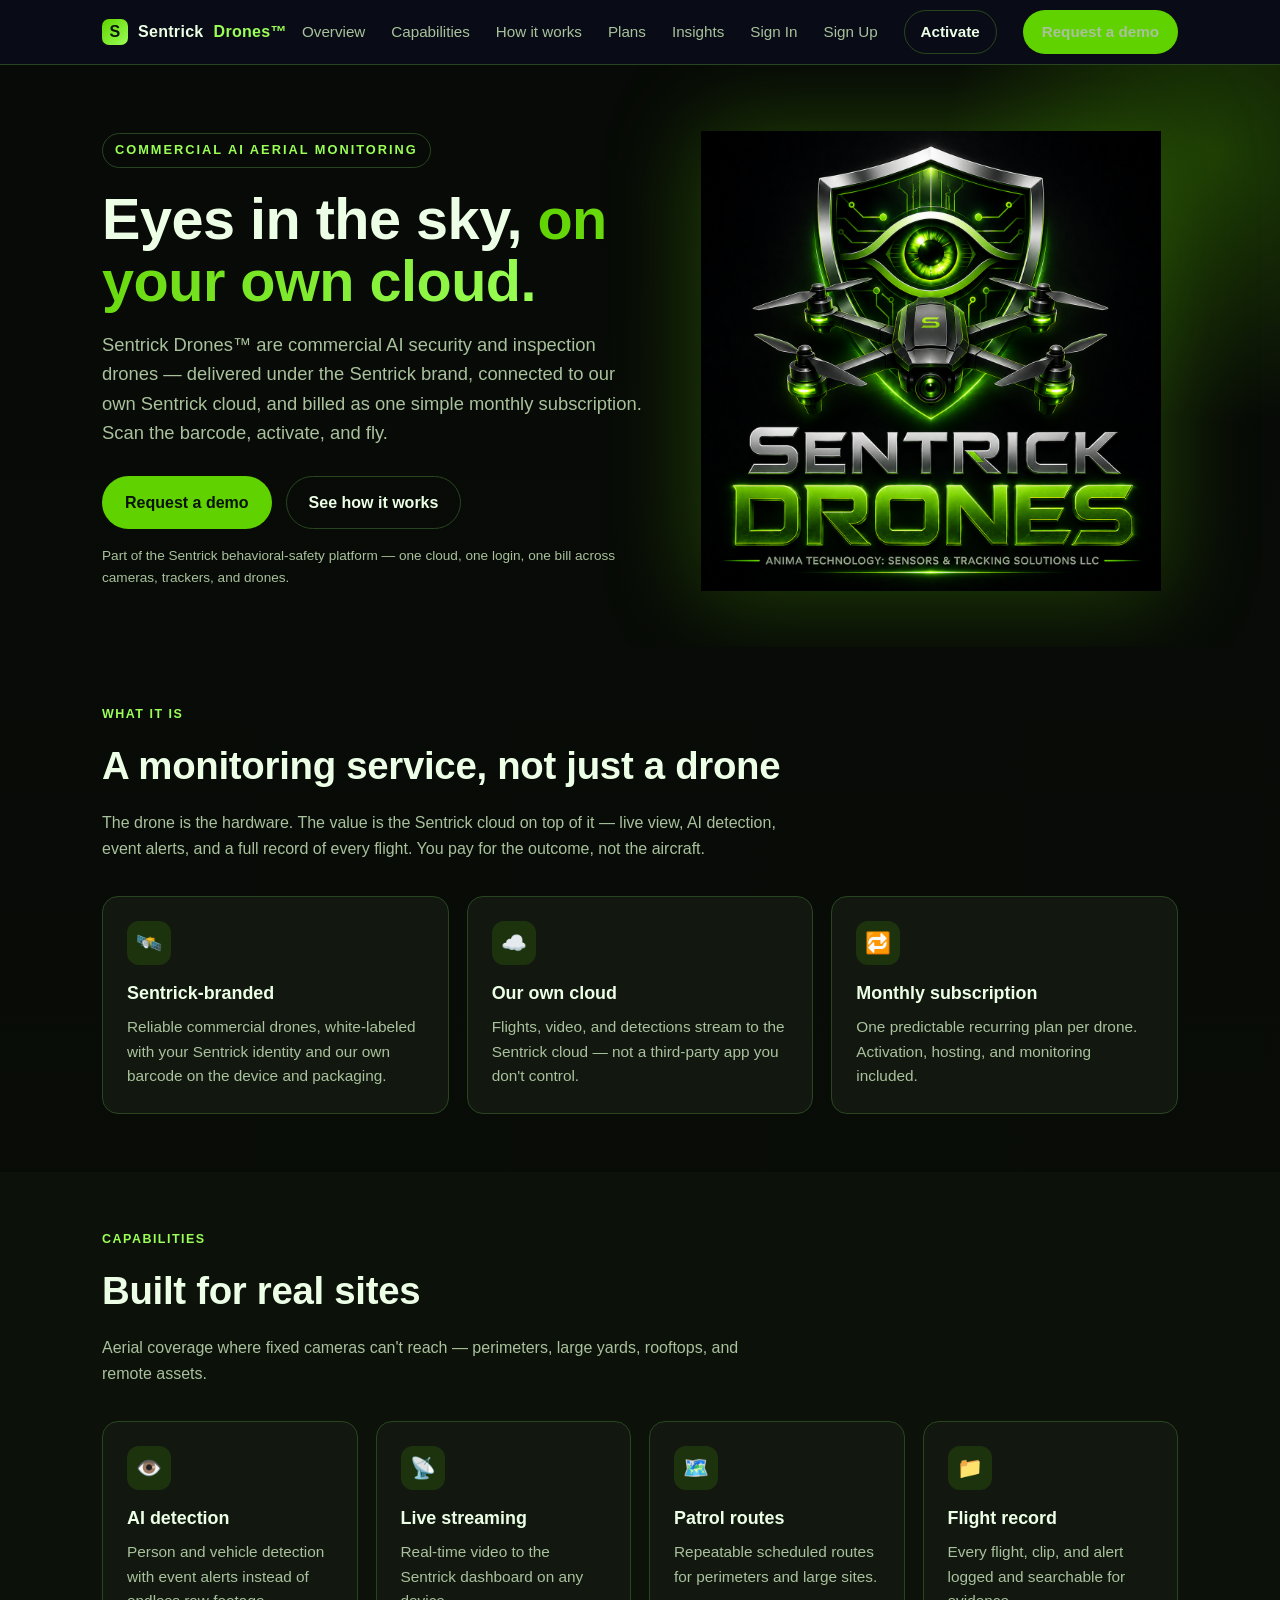
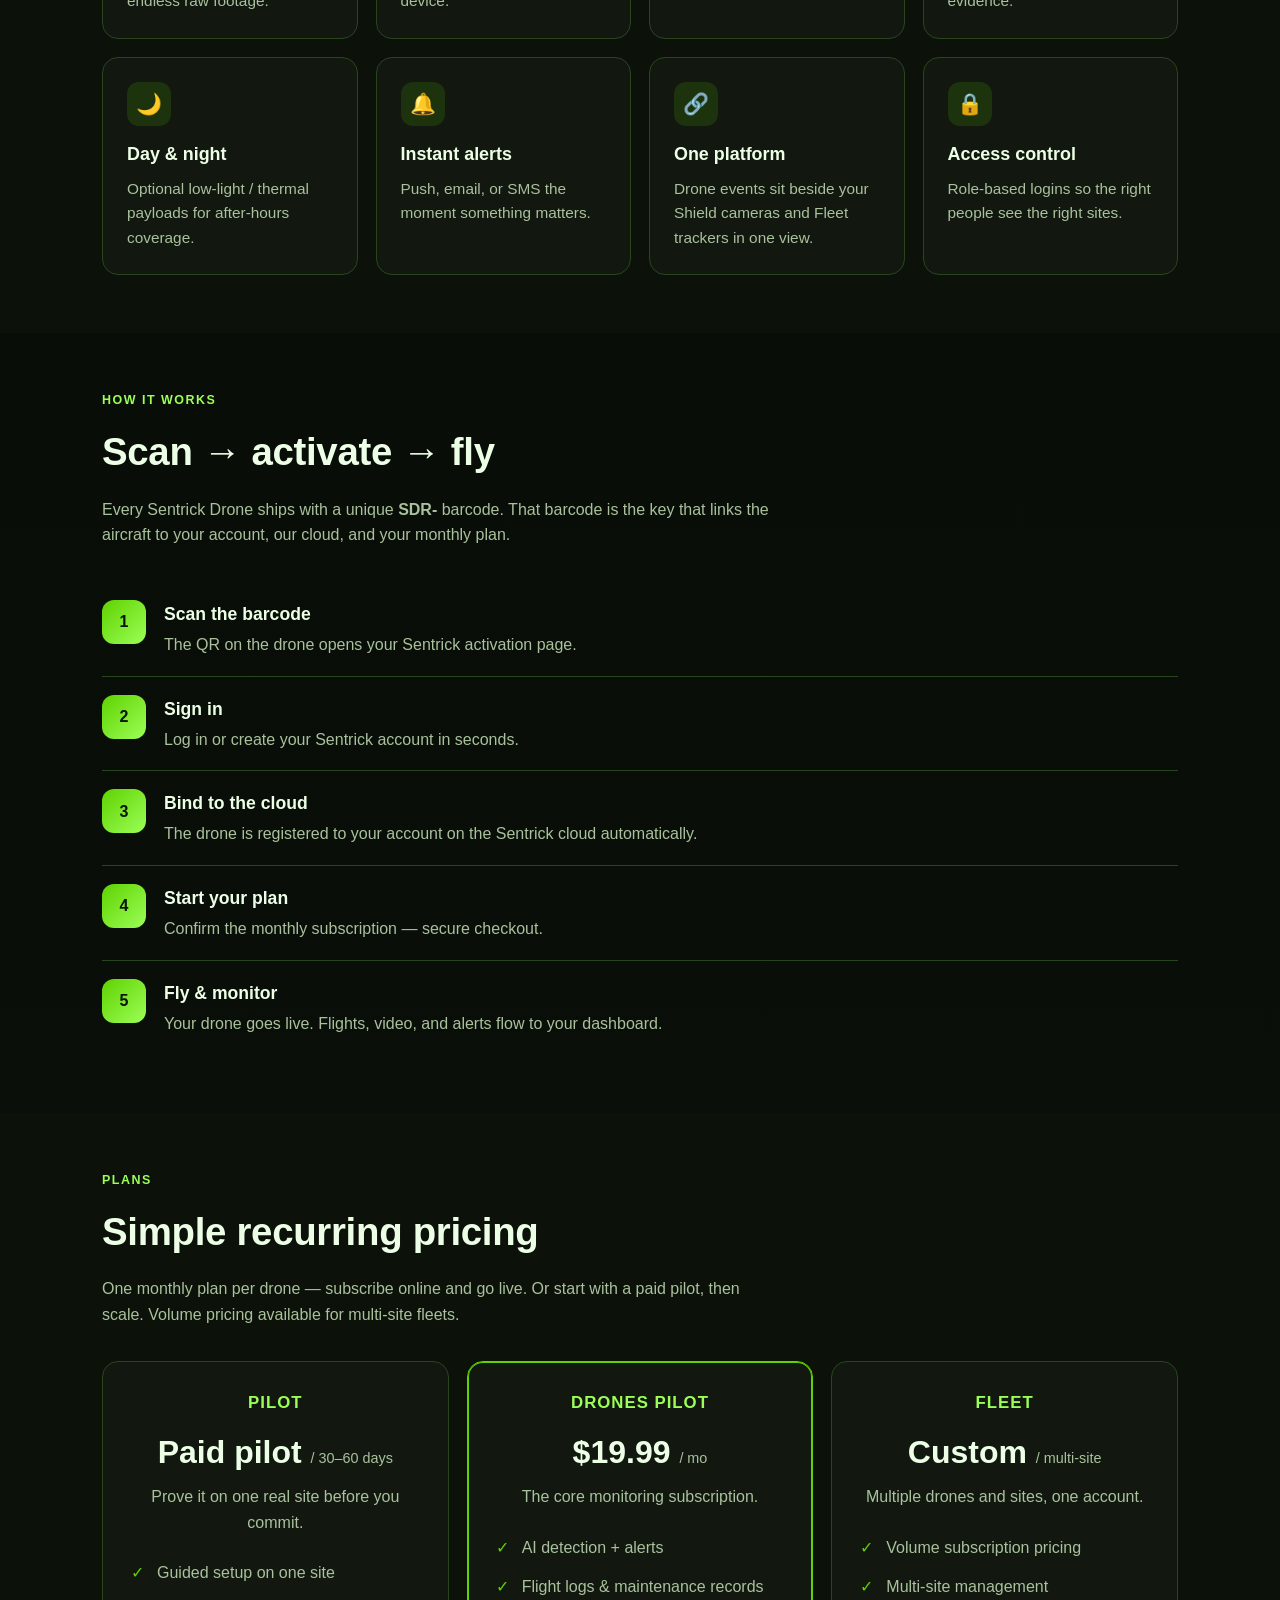
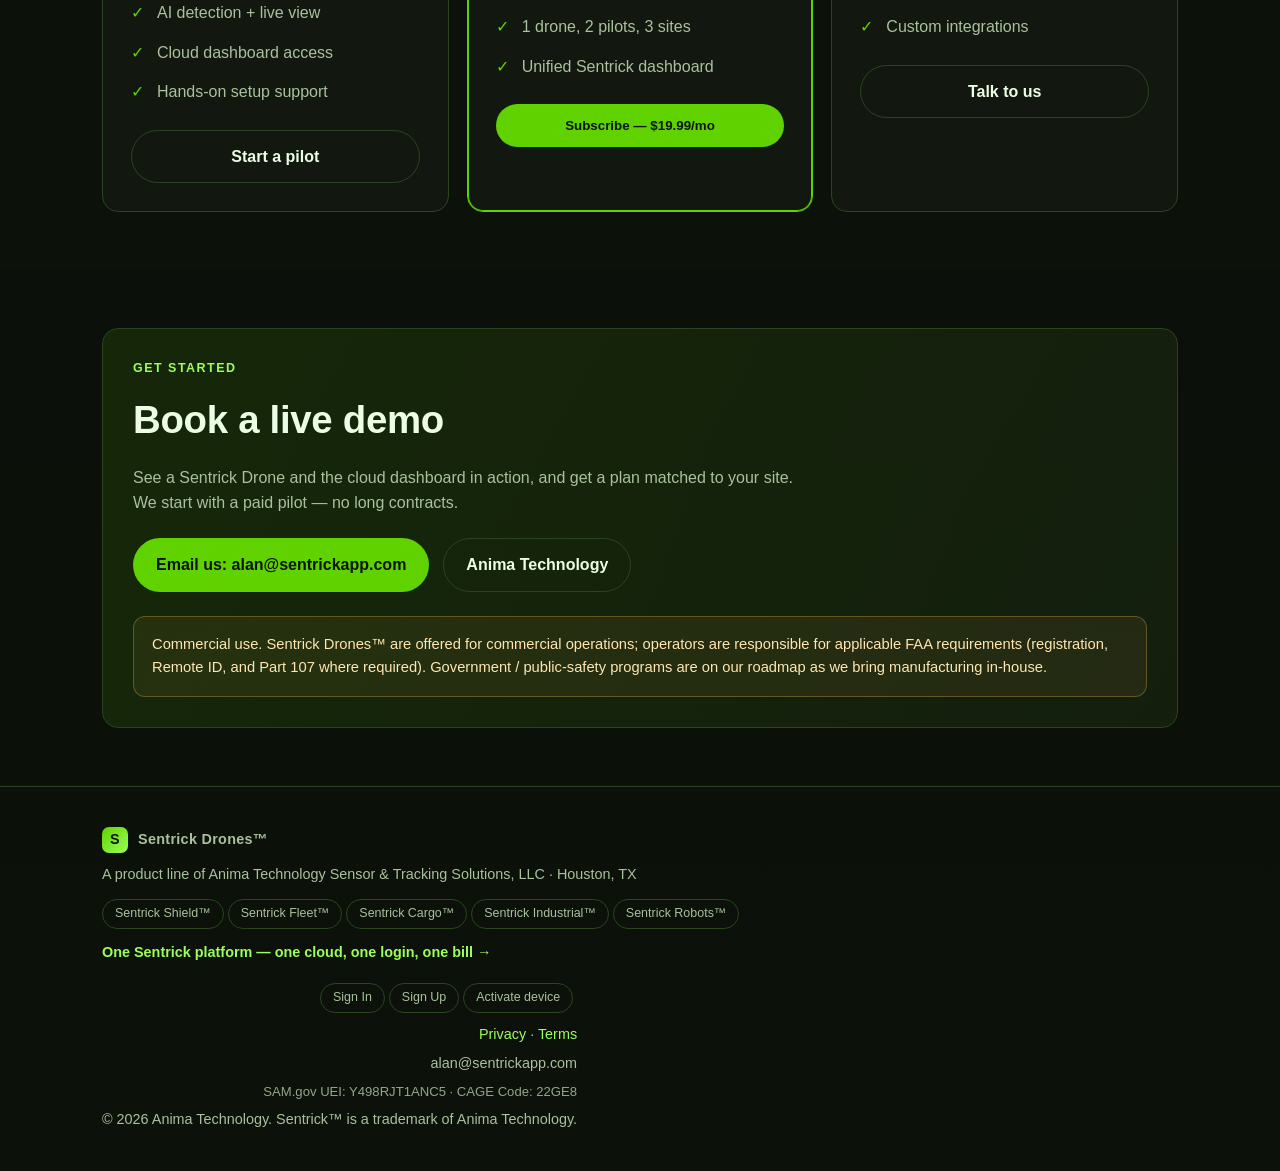
<file: index.html>
<!DOCTYPE html>
<html lang="en">
<head>
<meta charset="UTF-8" />
<meta name="viewport" content="width=device-width, initial-scale=1.0" />
<title>Sentrick Drones™ — AI Aerial Monitoring on Your Own Cloud</title>
<meta name="description" content="Sentrick Drones™ — commercial AI aerial security and monitoring. Sentrick-branded drones, our own cloud, one simple monthly subscription. Scan, activate, fly." />
<style>
  :root{
    --bg:#070a06; --bg2:#0c110a; --card:#121810; --line:#294520;
    --ink:#ecffe6; --muted:#a9c19c; --accent:#5fd200; --accent2:#9bff57; --accent-ink:#08140a;
    --radius:16px; --max:1120px;
  }
  *{box-sizing:border-box;margin:0;padding:0}
  html{scroll-behavior:smooth}
  body{background:linear-gradient(180deg,var(--bg),var(--bg2));color:var(--ink);
    font-family:-apple-system,BlinkMacSystemFont,"Segoe UI",Roboto,Helvetica,Arial,sans-serif;line-height:1.6;-webkit-font-smoothing:antialiased}
  a{color:inherit;text-decoration:none}
  .wrap{max-width:var(--max);margin:0 auto;padding:0 22px}
  .btn{display:inline-block;background:var(--accent);color:var(--accent-ink);font-weight:700;
    padding:13px 22px;border-radius:999px;border:1px solid transparent;transition:.2s;cursor:pointer}
  .btn:hover{background:var(--accent2)}
  .btn.ghost{background:transparent;color:var(--ink);border-color:var(--line)}
  .btn.ghost:hover{border-color:var(--accent)}
  /* nav */
  nav{position:sticky;top:0;z-index:20;background:rgba(10,14,26,.82);backdrop-filter:blur(10px);border-bottom:1px solid var(--line)}
  nav .wrap{display:flex;align-items:center;justify-content:space-between;height:64px}
  .brand{display:flex;align-items:center;gap:10px;font-weight:800;letter-spacing:.3px}
  .brand .dot{width:26px;height:26px;border-radius:7px;background:linear-gradient(135deg,var(--accent),var(--accent2));display:grid;place-items:center;color:var(--accent-ink);font-weight:900}
  .logomark{height:32px;width:auto}
  .navlinks{display:flex;gap:26px;align-items:center}
  .navlinks a{color:var(--muted);font-size:.95rem}
  .navlinks a:hover{color:var(--ink)}
  @media(max-width:760px){.navlinks{display:none}}
  /* hero */
  .hero{padding:66px 0 56px;position:relative;overflow:hidden}
  .hero .wrap{display:grid;grid-template-columns:1.05fr .95fr;gap:34px;align-items:center;position:relative;z-index:1}
  .hero-art img{width:100%;max-width:460px;margin:0 auto;display:block;filter:drop-shadow(0 0 46px rgba(95,210,0,.3))}
  @media(max-width:860px){.hero .wrap{grid-template-columns:1fr}.hero-art{order:-1}.hero-art img{max-width:320px}}
  .hero:before{content:"";position:absolute;inset:-40% -20% auto auto;width:640px;height:640px;
    background:radial-gradient(circle,rgba(95,210,0,.25),transparent 60%);pointer-events:none}
  .eyebrow{display:inline-block;color:var(--accent2);font-weight:700;font-size:.8rem;letter-spacing:2px;text-transform:uppercase;border:1px solid var(--line);padding:6px 12px;border-radius:999px;margin-bottom:20px}
  h1{font-size:clamp(2.1rem,5vw,3.6rem);line-height:1.08;letter-spacing:-.5px;margin-bottom:18px}
  h1 span{background:linear-gradient(120deg,var(--accent),var(--accent2));-webkit-background-clip:text;background-clip:text;color:transparent}
  .lede{color:var(--muted);font-size:1.15rem;max-width:640px;margin-bottom:28px}
  .cta-row{display:flex;gap:14px;flex-wrap:wrap;margin-bottom:16px}
  .fine{color:var(--muted);font-size:.85rem}
  /* sections */
  section{padding:58px 0}
  .kicker{color:var(--accent2);font-weight:700;letter-spacing:1.5px;text-transform:uppercase;font-size:.78rem;margin-bottom:10px}
  h2{font-size:clamp(1.6rem,3.5vw,2.4rem);letter-spacing:-.3px;margin-bottom:14px}
  .sub{color:var(--muted);max-width:680px;margin-bottom:34px}
  .grid{display:grid;gap:18px}
  .g3{grid-template-columns:repeat(3,1fr)}
  .g4{grid-template-columns:repeat(4,1fr)}
  .g2{grid-template-columns:repeat(2,1fr)}
  @media(max-width:900px){.g3,.g4{grid-template-columns:repeat(2,1fr)}}
  @media(max-width:620px){.g2,.g3,.g4{grid-template-columns:1fr}}
  .card{background:var(--card);border:1px solid var(--line);border-radius:var(--radius);padding:24px;transition:.2s}
  .card:hover{border-color:var(--accent);transform:translateY(-3px)}
  .card .ic{width:44px;height:44px;border-radius:12px;background:rgba(95,210,0,.14);display:grid;place-items:center;font-size:1.3rem;margin-bottom:14px}
  .card h3{font-size:1.12rem;margin-bottom:8px}
  .card p{color:var(--muted);font-size:.96rem}
  /* steps */
  .steps{counter-reset:s}
  .step{display:flex;gap:18px;align-items:flex-start;padding:18px 0;border-bottom:1px solid var(--line)}
  .step:last-child{border-bottom:0}
  .step .n{counter-increment:s;flex:0 0 44px;height:44px;border-radius:12px;background:linear-gradient(135deg,var(--accent),var(--accent2));color:var(--accent-ink);display:grid;place-items:center;font-weight:900}
  .step .n:before{content:counter(s)}
  .step h3{font-size:1.1rem;margin-bottom:4px}
  .step p{color:var(--muted)}
  /* pricing */
  .price{background:var(--card);border:1px solid var(--line);border-radius:var(--radius);padding:28px;text-align:center}
  .price.featured{border-color:var(--accent);box-shadow:0 0 0 1px var(--accent) inset}
  .price h3{font-size:1.05rem;color:var(--accent2);text-transform:uppercase;letter-spacing:1px;margin-bottom:10px}
  .price .amt{font-size:2rem;font-weight:800;margin-bottom:6px}
  .price .amt small{font-size:.9rem;color:var(--muted);font-weight:500}
  .price ul{list-style:none;text-align:left;margin:18px 0;color:var(--muted)}
  .price li{padding:7px 0 7px 26px;position:relative}
  .price li:before{content:"✓";position:absolute;left:0;color:var(--accent)}
  /* callout */
  .callout{background:linear-gradient(120deg,rgba(95,210,0,.12),rgba(155,255,87,.06));border:1px solid var(--line);border-radius:var(--radius);padding:30px}
  .note{background:rgba(255,196,84,.07);border:1px solid rgba(255,196,84,.28);border-radius:12px;padding:16px 18px;color:#ffe6b0;font-size:.92rem}
  /* footer */
  footer{border-top:1px solid var(--line);padding:40px 0;color:var(--muted);font-size:.9rem}
  .foot{display:flex;justify-content:space-between;flex-wrap:wrap;gap:16px}
  .pill{display:inline-block;border:1px solid var(--line);border-radius:999px;padding:4px 12px;font-size:.78rem;color:var(--muted);margin:3px 4px 0 0;transition:.2s}
  .pill:hover{border-color:var(--accent);color:var(--ink)}
</style>
<!-- Google tag (gtag.js) --><script async src="https://www.googletagmanager.com/gtag/js?id=G-S0K74J8F6M"></script><script>window.dataLayer=window.dataLayer||[];function gtag(){dataLayer.push(arguments);}gtag("js",new Date());gtag("config","G-S0K74J8F6M");</script>
<link rel="canonical" href="https://sentrickdrones.com/"><meta property="og:type" content="website"><meta property="og:site_name" content="Sentrick Drones™"><meta property="og:title" content="Sentrick Drones™ — AI Aerial Monitoring on Your Own Cloud"><meta property="og:description" content="Sentrick Drones™ — commercial AI aerial security and monitoring. Sentrick-branded drones, our own cloud, one simple monthly subscription. Scan, activate, fly."><meta property="og:url" content="https://sentrickdrones.com/"><meta property="og:image" content="https://sentrickdrones.com/logo.png"><meta name="twitter:card" content="summary_large_image"><meta name="twitter:title" content="Sentrick Drones™ — AI Aerial Monitoring on Your Own Cloud"><meta name="twitter:description" content="Sentrick Drones™ — commercial AI aerial security and monitoring. Sentrick-branded drones, our own cloud, one simple monthly subscription. Scan, activate, fly."><meta name="twitter:image" content="https://sentrickdrones.com/logo.png">
<link rel="icon" href="/favicon.svg"><script type="application/ld+json">{"@context":"https://schema.org","@type":"Organization","name":"Sentrick Drones","url":"https://sentrickdrones.com","logo":"https://sentrickdrones.com/logo.png","parentOrganization":{"@type":"Organization","name":"Anima Technology Sensor & Tracking Solutions, LLC"}}</script>
</head>
<body>

<nav>
  <div class="wrap">
    <a href="#" class="brand"><span class="dot">S</span> Sentrick <span style="color:var(--accent2)">Drones™</span></a>
    <div class="navlinks">
      <a href="#what">Overview</a>
      <a href="#caps">Capabilities</a>
      <a href="#how">How it works</a>
      <a href="#pricing">Plans</a>
      <a href="blog.html">Insights</a>
      <a href="https://sentrickapp.com/login">Sign In</a>
      <a href="https://sentrickapp.com/login#signup">Sign Up</a>
      <a href="https://sentrickapp.com/activate" class="btn ghost" style="padding:9px 16px">Activate</a>
      <a href="#contact" class="btn" style="padding:9px 18px">Request a demo</a>
    </div>
  </div>
</nav>

<header class="hero">
  <div class="wrap">
    <div class="hero-copy">
      <span class="eyebrow">Commercial AI Aerial Monitoring</span>
      <h1>Eyes in the sky, <span>on your own cloud.</span></h1>
      <p class="lede">Sentrick Drones™ are commercial AI security and inspection drones — delivered under the Sentrick brand, connected to our own Sentrick cloud, and billed as one simple monthly subscription. Scan the barcode, activate, and fly.</p>
      <div class="cta-row">
        <a href="#contact" class="btn">Request a demo</a>
        <a href="#how" class="btn ghost">See how it works</a>
      </div>
      <p class="fine">Part of the Sentrick behavioral-safety platform — one cloud, one login, one bill across cameras, trackers, and drones.</p>
    </div>
    <div class="hero-art"><img src="logo.png" alt="Sentrick Drones — Anima Technology"></div>
  </div>
</header>

<section id="what">
  <div class="wrap">
    <div class="kicker">What it is</div>
    <h2>A monitoring service, not just a drone</h2>
    <p class="sub">The drone is the hardware. The value is the Sentrick cloud on top of it — live view, AI detection, event alerts, and a full record of every flight. You pay for the outcome, not the aircraft.</p>
    <div class="grid g3">
      <div class="card"><div class="ic">🛰️</div><h3>Sentrick-branded</h3><p>Reliable commercial drones, white-labeled with your Sentrick identity and our own barcode on the device and packaging.</p></div>
      <div class="card"><div class="ic">☁️</div><h3>Our own cloud</h3><p>Flights, video, and detections stream to the Sentrick cloud — not a third-party app you don't control.</p></div>
      <div class="card"><div class="ic">🔁</div><h3>Monthly subscription</h3><p>One predictable recurring plan per drone. Activation, hosting, and monitoring included.</p></div>
    </div>
  </div>
</section>

<section id="caps" style="background:var(--bg2)">
  <div class="wrap">
    <div class="kicker">Capabilities</div>
    <h2>Built for real sites</h2>
    <p class="sub">Aerial coverage where fixed cameras can't reach — perimeters, large yards, rooftops, and remote assets.</p>
    <div class="grid g4">
      <div class="card"><div class="ic">👁️</div><h3>AI detection</h3><p>Person and vehicle detection with event alerts instead of endless raw footage.</p></div>
      <div class="card"><div class="ic">📡</div><h3>Live streaming</h3><p>Real-time video to the Sentrick dashboard on any device.</p></div>
      <div class="card"><div class="ic">🗺️</div><h3>Patrol routes</h3><p>Repeatable scheduled routes for perimeters and large sites.</p></div>
      <div class="card"><div class="ic">📁</div><h3>Flight record</h3><p>Every flight, clip, and alert logged and searchable for evidence.</p></div>
      <div class="card"><div class="ic">🌙</div><h3>Day & night</h3><p>Optional low-light / thermal payloads for after-hours coverage.</p></div>
      <div class="card"><div class="ic">🔔</div><h3>Instant alerts</h3><p>Push, email, or SMS the moment something matters.</p></div>
      <div class="card"><div class="ic">🔗</div><h3>One platform</h3><p>Drone events sit beside your Shield cameras and Fleet trackers in one view.</p></div>
      <div class="card"><div class="ic">🔒</div><h3>Access control</h3><p>Role-based logins so the right people see the right sites.</p></div>
    </div>
  </div>
</section>

<section id="how">
  <div class="wrap">
    <div class="kicker">How it works</div>
    <h2>Scan → activate → fly</h2>
    <p class="sub">Every Sentrick Drone ships with a unique <strong>SDR-</strong> barcode. That barcode is the key that links the aircraft to your account, our cloud, and your monthly plan.</p>
    <div class="steps">
      <div class="step"><div class="n"></div><div><h3>Scan the barcode</h3><p>The QR on the drone opens your Sentrick activation page.</p></div></div>
      <div class="step"><div class="n"></div><div><h3>Sign in</h3><p>Log in or create your Sentrick account in seconds.</p></div></div>
      <div class="step"><div class="n"></div><div><h3>Bind to the cloud</h3><p>The drone is registered to your account on the Sentrick cloud automatically.</p></div></div>
      <div class="step"><div class="n"></div><div><h3>Start your plan</h3><p>Confirm the monthly subscription — secure checkout.</p></div></div>
      <div class="step"><div class="n"></div><div><h3>Fly & monitor</h3><p>Your drone goes live. Flights, video, and alerts flow to your dashboard.</p></div></div>
    </div>
  </div>
</section>

<section id="pricing" style="background:var(--bg2)">
  <div class="wrap">
    <div class="kicker">Plans</div>
    <h2>Simple recurring pricing</h2>
    <p class="sub">One monthly plan per drone — subscribe online and go live. Or start with a paid pilot, then scale. Volume pricing available for multi-site fleets.</p>
    <div class="grid g3">
      <div class="price"><h3>Pilot</h3><div class="amt">Paid pilot <small>/ 30–60 days</small></div><p style="color:var(--muted)">Prove it on one real site before you commit.</p><ul><li>Guided setup on one site</li><li>AI detection + live view</li><li>Cloud dashboard access</li><li>Hands-on setup support</li></ul><a href="#contact" class="btn ghost" style="width:100%">Start a pilot</a></div>
      <div class="price featured" data-plan-card="drones_pilot"><h3>Drones Pilot</h3><div class="amt" data-plan-price>$19.99 <small>/ mo</small></div><p style="color:var(--muted)">The core monitoring subscription.</p><ul><li>AI detection + alerts</li><li>Flight logs & maintenance records</li><li>1 drone, 2 pilots, 3 sites</li><li>Unified Sentrick dashboard</li></ul><button class="btn" style="width:100%" data-sentrick-buy data-plan="drones_pilot" data-name="Drones Pilot (monthly)" data-amount="$19.99" data-recurring="true">Subscribe — $19.99/mo</button></div>
      <div class="price"><h3>Fleet</h3><div class="amt">Custom <small>/ multi-site</small></div><p style="color:var(--muted)">Multiple drones and sites, one account.</p><ul><li>Volume subscription pricing</li><li>Multi-site management</li><li>Custom integrations</li></ul><a href="#contact" class="btn ghost" style="width:100%">Talk to us</a></div>
    </div>
  </div>
</section>

<section id="contact">
  <div class="wrap">
    <div class="callout">
      <div class="kicker">Get started</div>
      <h2>Book a live demo</h2>
      <p class="sub" style="margin-bottom:22px">See a Sentrick Drone and the cloud dashboard in action, and get a plan matched to your site. We start with a paid pilot — no long contracts.</p>
      <div class="cta-row">
        <a href="mailto:alan@sentrickapp.com?subject=Sentrick%20Drones%20demo" class="btn">Email us: alan@sentrickapp.com</a>
        <a href="https://animatechusa.com" class="btn ghost" target="_blank" rel="noopener">Anima Technology</a>
      </div>
      <div class="note" style="margin-top:24px">Commercial use. Sentrick Drones™ are offered for commercial operations; operators are responsible for applicable FAA requirements (registration, Remote ID, and Part 107 where required). Government / public-safety programs are on our roadmap as we bring manufacturing in-house.</div>
    </div>
  </div>
</section>

<!-- ================= SENTRICK PRODUCTS — READY-TO-ACTIVATE (hidden until images/products arrive) =================
  TO ACTIVATE when supplier photos + Stripe price IDs are ready:
   1) Duplicate one product card (the div marked PRODUCT CARD) per product.
   2) Set <img src> to the product photo + alt text.
   3) Fill Name, one-line Description, Price.
   4) On the <button>: for a SUBSCRIPTION set data-plan="<catalog plan_key>" and data-recurring="true" (never a price ID - the server resolves the price). For one-time HARDWARE set data-price="<Stripe price ID>" and data-recurring="false".
   5) Remove  style="display:none"  from the <section id="products"> below to go live (and add a nav link to #products).
  Buttons already use the live Sentrick cart.js -> Stripe checkout. Full guide: Sentrick_Products_HowTo.md
================================================================================================================= -->
<section id="products" style="display:none;padding:56px 0;border-top:1px solid rgba(128,128,128,.18)">
  <div class="wrap">
    <div style="font-weight:700;letter-spacing:1.5px;text-transform:uppercase;font-size:.75rem;opacity:.7;margin-bottom:8px">Products</div>
    <h2 style="margin:0 0 8px">Our devices</h2>
    <p style="opacity:.75;max-width:640px;margin:0 0 26px">Own your hardware in one secure checkout, powered by the Sentrick cloud.</p>
    <div style="display:grid;grid-template-columns:repeat(auto-fit,minmax(250px,1fr));gap:20px">
            <!-- PRODUCT CARD (hardware not yet available — honest Coming Soon / Request a Pilot; NO price, NO checkout, no data-sentrick-buy so cart.js never binds) -->
      <div style="border:1px solid rgba(128,128,128,.22);border-radius:16px;padding:18px;display:flex;flex-direction:column">
        <div style="aspect-ratio:4/3;background:rgba(128,128,128,.10);border-radius:12px;overflow:hidden;margin-bottom:14px"></div>
        <h3 style="margin:0 0 6px">Coming Soon</h3>
        <p style="opacity:.8;font-size:.95rem;margin:0 0 12px;flex:1">Sentrick hardware for this line isn’t available for purchase yet. Pilots are available on request.</p>
        <a href="mailto:info@animatechusa.com?subject=Request%20a%20Pilot" class="btn ghost" style="width:100%;text-align:center;text-decoration:none;box-sizing:border-box">Request a Pilot</a>
      </div>
      <!-- END PRODUCT CARD -->
    </div>
  </div>
</section>
<!-- ===================== END SENTRICK PRODUCTS SCAFFOLD ===================== -->
<footer>
  <div class="wrap foot">
    <div>
      <div class="brand" style="margin-bottom:10px"><span class="dot">S</span> Sentrick Drones™</div>
      <div>A product line of Anima Technology Sensor &amp; Tracking Solutions, LLC · Houston, TX</div>
      <div style="margin-top:10px">
        <a class="pill" href="https://sentrickshield.com">Sentrick Shield™</a><a class="pill" href="https://sentrickfleet.com">Sentrick Fleet™</a><a class="pill" href="https://sentrickcargo.com">Sentrick Cargo™</a><a class="pill" href="https://sentrickindustrial.com">Sentrick Industrial™</a><a class="pill" href="https://sentrickrobots.com">Sentrick Robots™</a>
        <div style="margin-top:12px"><a href="https://sentrickapp.com" style="color:var(--accent2);font-weight:600">One Sentrick platform — one cloud, one login, one bill →</a></div>
      </div>
    </div>
    <div style="text-align:right">
      <div style="margin-bottom:10px"><a class="pill" href="https://sentrickapp.com/login">Sign In</a><a class="pill" href="https://sentrickapp.com/login#signup">Sign Up</a><a class="pill" href="https://sentrickapp.com/activate">Activate device</a></div>
      <div style="margin-bottom:6px"><a href="privacy.html" style="color:var(--accent2)">Privacy</a> · <a href="terms.html" style="color:var(--accent2)">Terms</a></div>
      <div>alan@sentrickapp.com</div>
      <div style="margin-top:6px;font-size:.82rem;opacity:.85">SAM.gov UEI: Y498RJT1ANC5 · CAGE Code: 22GE8</div>
      <div style="margin-top:6px">© 2026 Anima Technology. Sentrick™ is a trademark of Anima Technology.</div>
    </div>
  </div>
</footer>

<script src="https://sentrickapp.com/cart.js" defer></script>
</body>
</html>
</file>
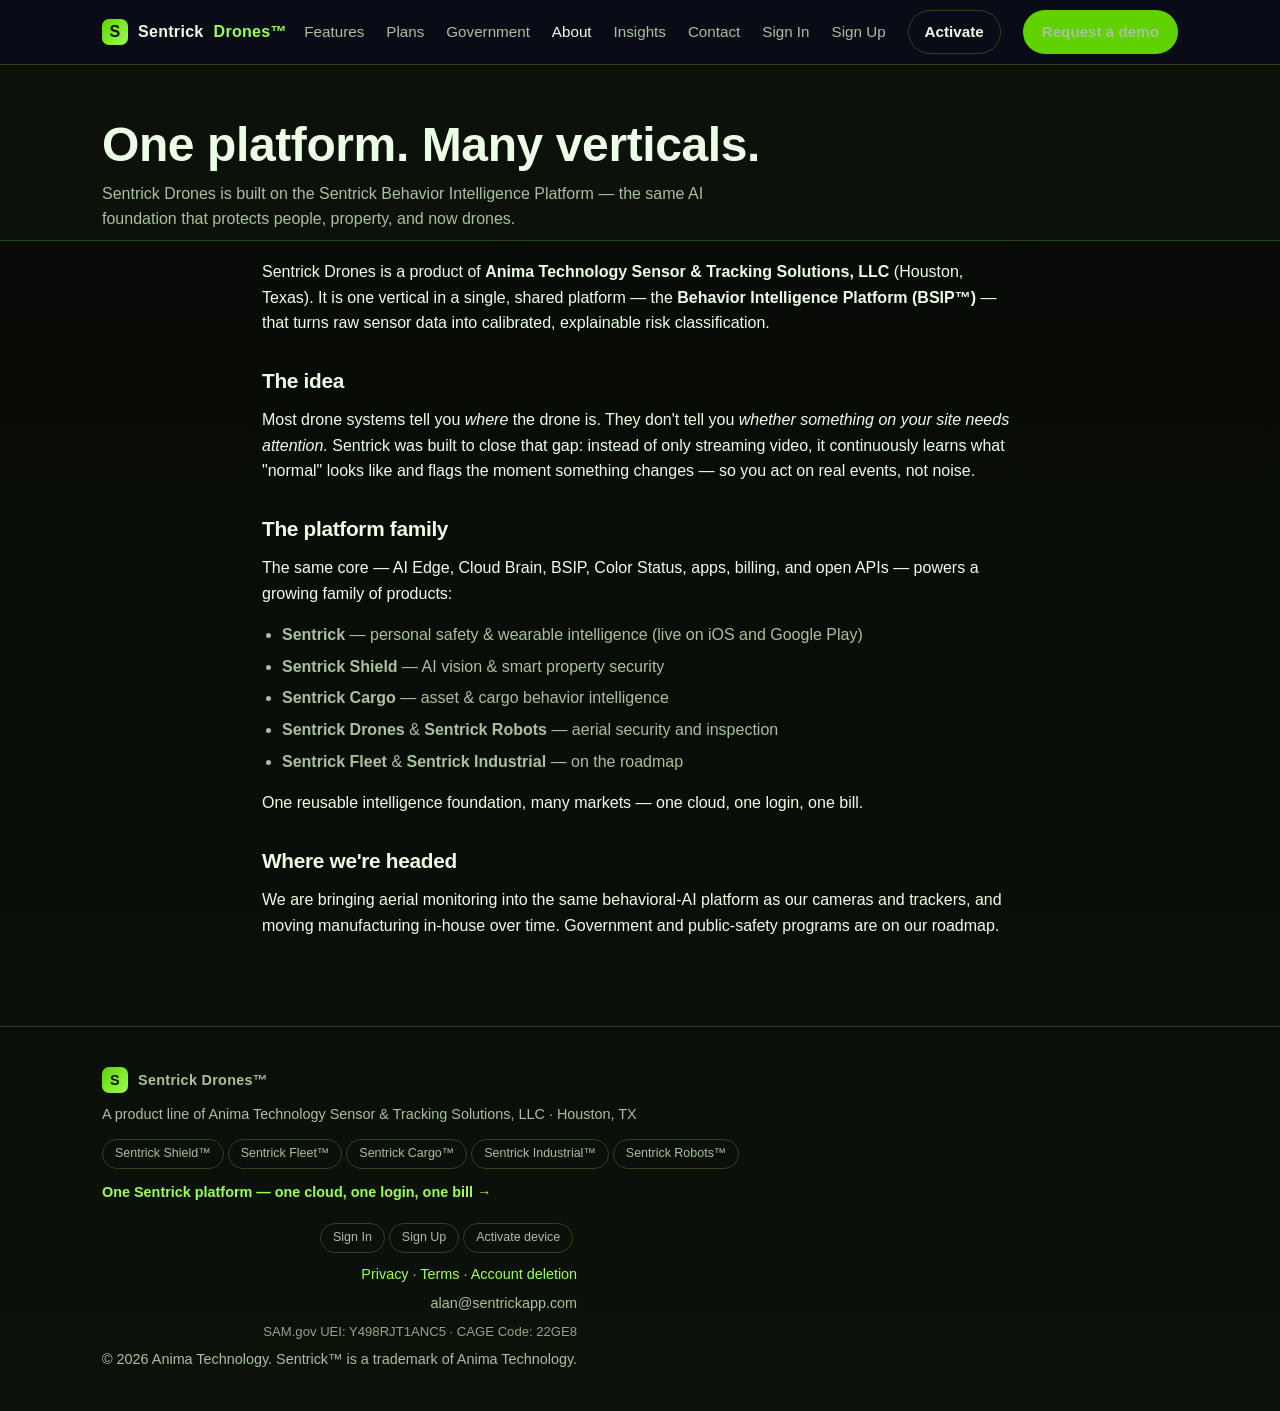
<file: about.html>
<!DOCTYPE html>
<html lang="en">
<head>
<meta charset="UTF-8" />
<meta name="viewport" content="width=device-width, initial-scale=1.0" />
<title>About — Sentrick Drones&trade;</title>
<meta name="description" content="Sentrick Drones is a vertical of the Sentrick Behavior Intelligence Platform by Anima Technology." />
<meta name="theme-color" content="#5fd200" />
<meta property="og:title" content="About — Sentrick Drones&trade;" />
<meta property="og:description" content="Sentrick Drones is a vertical of the Sentrick Behavior Intelligence Platform by Anima Technology." />
<meta property="og:type" content="website" />
<meta property="og:url" content="https://sentrickdrones.com/about.html" />
<meta property="og:site_name" content="Sentrick Drones" />
<link rel="canonical" href="https://sentrickdrones.com/about.html" />
<link rel="icon" type="image/svg+xml" href="favicon.svg" />
<link rel="stylesheet" href="styles.css" />
<!-- Google tag (gtag.js) --><script async src="https://www.googletagmanager.com/gtag/js?id=G-S0K74J8F6M"></script><script>window.dataLayer=window.dataLayer||[];function gtag(){dataLayer.push(arguments);}gtag("js",new Date());gtag("config","G-S0K74J8F6M");</script>
</head>
<body>
<nav>
  <div class="wrap">
    <a href="index.html" class="brand"><span class="dot">S</span> Sentrick <span style="color:var(--accent2)">Drones&trade;</span></a>
    <div class="navlinks">
      <a class="hide" href="features.html">Features</a>
      <a class="hide" href="pricing.html">Plans</a>
      <a class="hide" href="government.html">Government</a>
      <a class="hide" href="about.html">About</a>
      <a class="hide" href="blog.html">Insights</a>
      <a class="hide" href="contact.html">Contact</a>
      <a class="hide" href="https://sentrickapp.com/login">Sign In</a>
      <a class="hide" href="https://sentrickapp.com/login#signup">Sign Up</a>
      <a href="https://sentrickapp.com/activate" class="btn ghost" style="padding:9px 16px">Activate</a>
      <a href="contact.html" class="btn" style="padding:9px 18px">Request a demo</a>
    </div>
  </div>
</nav>
<div class="pagehead">
  <div class="wrap"><h1>One platform. Many verticals.</h1>
    <p>Sentrick Drones is built on the Sentrick Behavior Intelligence Platform — the same AI foundation that protects people, property, and now drones.</p></div>
</div>
<section style="padding-top:10px">
  <div class="prose">
    <p>Sentrick Drones is a product of <b>Anima Technology Sensor &amp; Tracking Solutions, LLC</b> (Houston, Texas). It is one vertical in a single, shared platform — the <b>Behavior Intelligence Platform (BSIP&trade;)</b> — that turns raw sensor data into calibrated, explainable risk classification.</p>
    <h2>The idea</h2>
    <p>Most drone systems tell you <i>where</i> the drone is. They don't tell you <i>whether something on your site needs attention.</i> Sentrick was built to close that gap: instead of only streaming video, it continuously learns what "normal" looks like and flags the moment something changes — so you act on real events, not noise.</p>
    <h2>The platform family</h2>
    <p>The same core — AI Edge, Cloud Brain, BSIP, Color Status, apps, billing, and open APIs — powers a growing family of products:</p>
    <ul>
      <li><b>Sentrick</b> — personal safety &amp; wearable intelligence (live on iOS and Google Play)</li>
      <li><b>Sentrick Shield</b> — AI vision &amp; smart property security</li>
      <li><b>Sentrick Cargo</b> — asset &amp; cargo behavior intelligence</li>
      <li><b>Sentrick Drones</b> &amp; <b>Sentrick Robots</b> — aerial security and inspection</li>
      <li><b>Sentrick Fleet</b> &amp; <b>Sentrick Industrial</b> — on the roadmap</li>
    </ul>
    <p>One reusable intelligence foundation, many markets — one cloud, one login, one bill.</p>
    <h2>Where we're headed</h2>
    <p>We are bringing aerial monitoring into the same behavioral-AI platform as our cameras and trackers, and moving manufacturing in-house over time. Government and public-safety programs are on our roadmap.</p>
  </div>
</section>
<footer>
  <div class="wrap foot">
    <div>
      <div class="brand" style="margin-bottom:10px"><span class="dot">S</span> Sentrick Drones&trade;</div>
      <div>A product line of Anima Technology Sensor &amp; Tracking Solutions, LLC · Houston, TX</div>
      <div style="margin-top:10px">
        <a class="pill" href="https://sentrickshield.com">Sentrick Shield&trade;</a><a class="pill" href="https://sentrickfleet.com">Sentrick Fleet&trade;</a><a class="pill" href="https://sentrickcargo.com">Sentrick Cargo&trade;</a><a class="pill" href="https://sentrickindustrial.com">Sentrick Industrial&trade;</a><a class="pill" href="https://sentrickrobots.com">Sentrick Robots&trade;</a>
        <div style="margin-top:12px"><a href="https://sentrickapp.com" style="color:var(--accent2);font-weight:600">One Sentrick platform — one cloud, one login, one bill &rarr;</a></div>
      </div>
    </div>
    <div style="text-align:right">
      <div style="margin-bottom:10px"><a class="pill" href="https://sentrickapp.com/login">Sign In</a><a class="pill" href="https://sentrickapp.com/login#signup">Sign Up</a><a class="pill" href="https://sentrickapp.com/activate">Activate device</a></div>
      <div style="margin-bottom:6px"><a href="privacy.html" style="color:var(--accent2)">Privacy</a> · <a href="terms.html" style="color:var(--accent2)">Terms</a> · <a href="account-deletion.html" style="color:var(--accent2)">Account deletion</a></div>
      <div>alan@sentrickapp.com</div>
      <div style="margin-top:6px;font-size:.82rem;opacity:.85">SAM.gov UEI: Y498RJT1ANC5 · CAGE Code: 22GE8</div>
      <div style="margin-top:6px">© <span data-year>2026</span> Anima Technology. Sentrick&trade; is a trademark of Anima Technology.</div>
    </div>
  </div>
</footer>

<script src="https://sentrickapp.com/cart.js" defer></script>
<script src="site.js"></script>
</body>
</html>
</file>
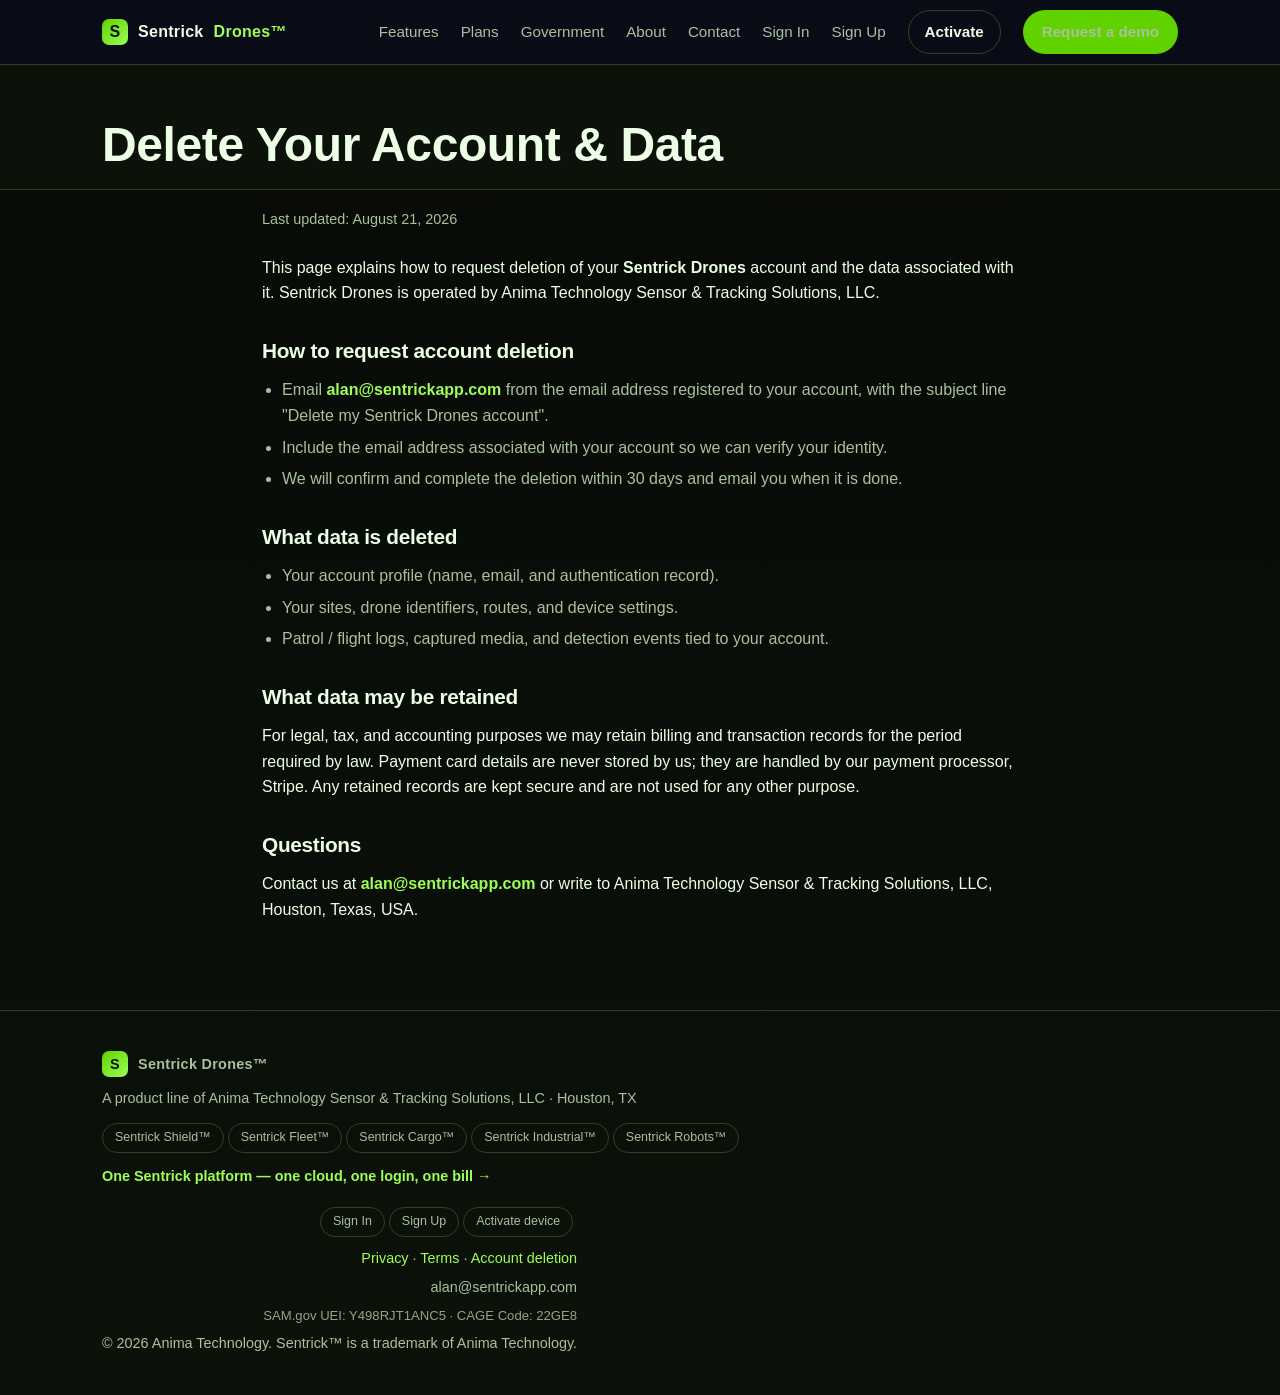
<file: account-deletion.html>
<!DOCTYPE html>
<html lang="en">
<head>
<meta charset="UTF-8" />
<meta name="viewport" content="width=device-width, initial-scale=1.0" />
<title>Delete Your Account &amp; Data — Sentrick Drones&trade;</title>
<meta name="description" content="How to delete your Sentrick Drones account and associated data." />
<meta name="theme-color" content="#5fd200" />
<meta property="og:title" content="Delete Your Account &amp; Data — Sentrick Drones&trade;" />
<meta property="og:description" content="How to delete your Sentrick Drones account and associated data." />
<meta property="og:type" content="website" />
<meta property="og:url" content="https://sentrickdrones.com/account-deletion.html" />
<meta property="og:site_name" content="Sentrick Drones" />
<link rel="canonical" href="https://sentrickdrones.com/account-deletion.html" />
<link rel="icon" type="image/svg+xml" href="favicon.svg" />
<link rel="stylesheet" href="styles.css" />
<!-- Google tag (gtag.js) --><script async src="https://www.googletagmanager.com/gtag/js?id=G-S0K74J8F6M"></script><script>window.dataLayer=window.dataLayer||[];function gtag(){dataLayer.push(arguments);}gtag("js",new Date());gtag("config","G-S0K74J8F6M");</script>
</head>
<body>
<nav>
  <div class="wrap">
    <a href="index.html" class="brand"><span class="dot">S</span> Sentrick <span style="color:var(--accent2)">Drones&trade;</span></a>
    <div class="navlinks">
      <a class="hide" href="features.html">Features</a>
      <a class="hide" href="pricing.html">Plans</a>
      <a class="hide" href="government.html">Government</a>
      <a class="hide" href="about.html">About</a>
      <a class="hide" href="contact.html">Contact</a>
      <a class="hide" href="https://sentrickapp.com/login">Sign In</a>
      <a class="hide" href="https://sentrickapp.com/login#signup">Sign Up</a>
      <a href="https://sentrickapp.com/activate" class="btn ghost" style="padding:9px 16px">Activate</a>
      <a href="contact.html" class="btn" style="padding:9px 18px">Request a demo</a>
    </div>
  </div>
</nav>
<div class="pagehead">
  <div class="wrap"><h1>Delete Your Account &amp; Data</h1></div>
</div>
<section style="padding-top:10px">
  <div class="prose">
    <p class="upd">Last updated: August 21, 2026</p>
    <p>This page explains how to request deletion of your <b>Sentrick Drones</b> account and the data associated with it. Sentrick Drones is operated by Anima Technology Sensor &amp; Tracking Solutions, LLC.</p>
    <h2>How to request account deletion</h2>
    <ul>
      <li>Email <a href="mailto:alan@sentrickapp.com?subject=Delete%20my%20Sentrick%20Drones%20account">alan@sentrickapp.com</a> from the email address registered to your account, with the subject line "Delete my Sentrick Drones account".</li>
      <li>Include the email address associated with your account so we can verify your identity.</li>
      <li>We will confirm and complete the deletion within 30 days and email you when it is done.</li>
    </ul>
    <h2>What data is deleted</h2>
    <ul>
      <li>Your account profile (name, email, and authentication record).</li>
      <li>Your sites, drone identifiers, routes, and device settings.</li>
      <li>Patrol / flight logs, captured media, and detection events tied to your account.</li>
    </ul>
    <h2>What data may be retained</h2>
    <p>For legal, tax, and accounting purposes we may retain billing and transaction records for the period required by law. Payment card details are never stored by us; they are handled by our payment processor, Stripe. Any retained records are kept secure and are not used for any other purpose.</p>
    <h2>Questions</h2>
    <p>Contact us at <a href="mailto:alan@sentrickapp.com">alan@sentrickapp.com</a> or write to Anima Technology Sensor &amp; Tracking Solutions, LLC, Houston, Texas, USA.</p>
  </div>
</section>
<footer>
  <div class="wrap foot">
    <div>
      <div class="brand" style="margin-bottom:10px"><span class="dot">S</span> Sentrick Drones&trade;</div>
      <div>A product line of Anima Technology Sensor &amp; Tracking Solutions, LLC · Houston, TX</div>
      <div style="margin-top:10px">
        <a class="pill" href="https://sentrickshield.com">Sentrick Shield&trade;</a><a class="pill" href="https://sentrickfleet.com">Sentrick Fleet&trade;</a><a class="pill" href="https://sentrickcargo.com">Sentrick Cargo&trade;</a><a class="pill" href="https://sentrickindustrial.com">Sentrick Industrial&trade;</a><a class="pill" href="https://sentrickrobots.com">Sentrick Robots&trade;</a>
        <div style="margin-top:12px"><a href="https://sentrickapp.com" style="color:var(--accent2);font-weight:600">One Sentrick platform — one cloud, one login, one bill &rarr;</a></div>
      </div>
    </div>
    <div style="text-align:right">
      <div style="margin-bottom:10px"><a class="pill" href="https://sentrickapp.com/login">Sign In</a><a class="pill" href="https://sentrickapp.com/login#signup">Sign Up</a><a class="pill" href="https://sentrickapp.com/activate">Activate device</a></div>
      <div style="margin-bottom:6px"><a href="privacy.html" style="color:var(--accent2)">Privacy</a> · <a href="terms.html" style="color:var(--accent2)">Terms</a> · <a href="account-deletion.html" style="color:var(--accent2)">Account deletion</a></div>
      <div>alan@sentrickapp.com</div>
      <div style="margin-top:6px;font-size:.82rem;opacity:.85">SAM.gov UEI: Y498RJT1ANC5 · CAGE Code: 22GE8</div>
      <div style="margin-top:6px">© <span data-year>2026</span> Anima Technology. Sentrick&trade; is a trademark of Anima Technology.</div>
    </div>
  </div>
</footer>

<script src="https://sentrickapp.com/cart.js" defer></script>
<script src="site.js"></script>
</body>
</html>
</file>
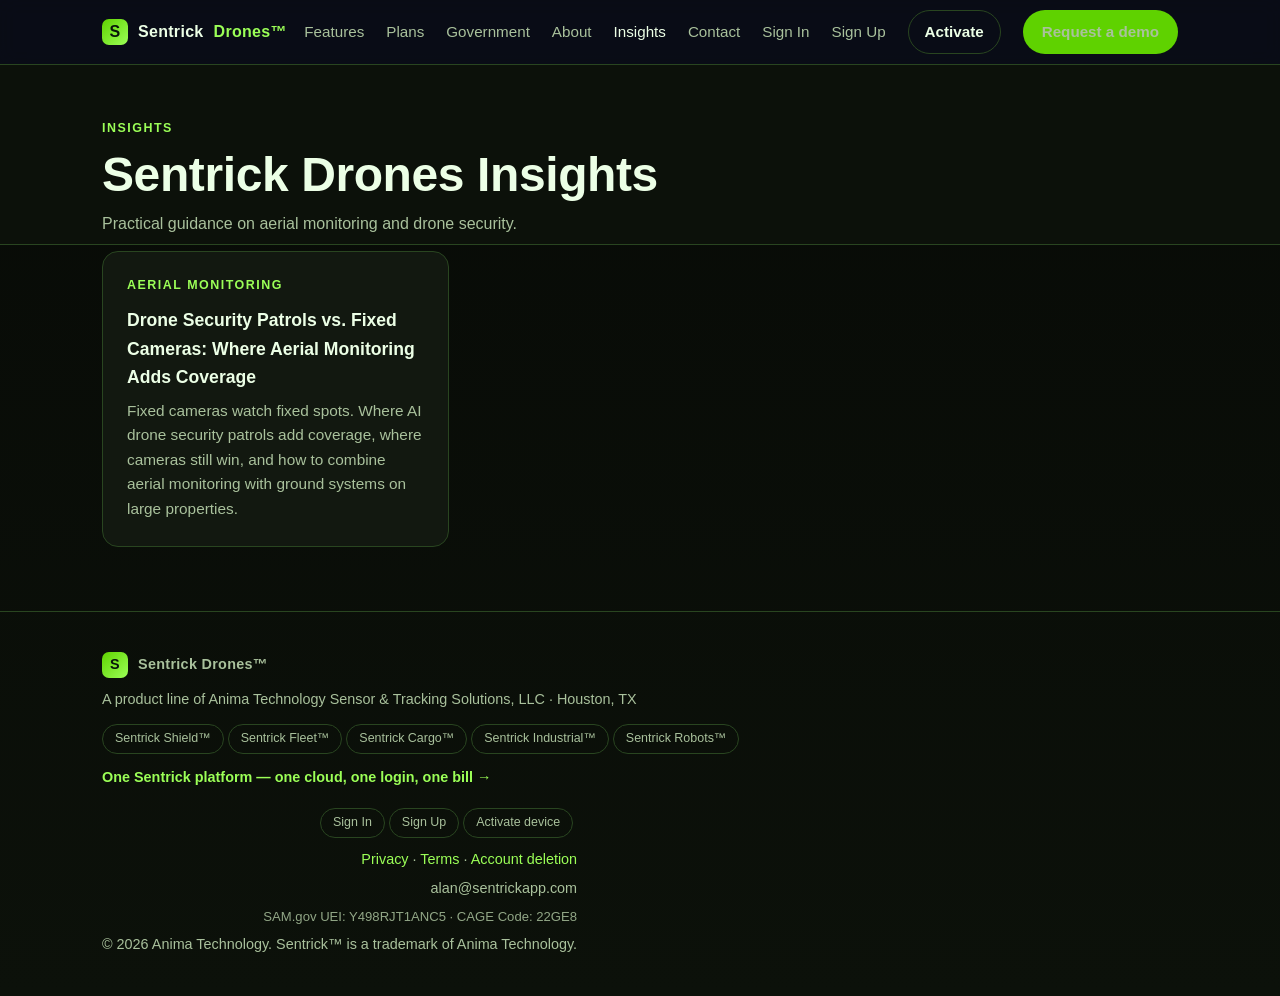
<file: blog.html>
<!DOCTYPE html>
<html lang="en">
<head>
<meta charset="UTF-8" />
<meta name="viewport" content="width=device-width, initial-scale=1.0" />
<title>Insights — Sentrick Drones&trade;</title>
<meta name="description" content="Practical guidance on AI aerial monitoring and drone security from Sentrick Drones." />
<meta name="keywords" content="ai drone security patrol, aerial monitoring, drone surveillance for property, drone security vs cameras, Sentrick Drones" />
<meta name="theme-color" content="#5fd200" />
<meta property="og:title" content="Insights" />
<meta property="og:description" content="Practical guidance on AI aerial monitoring and drone security from Sentrick Drones." />
<meta property="og:type" content="website" />
<meta property="og:url" content="https://sentrickdrones.com/blog" />
<meta property="og:site_name" content="Sentrick Drones" />
<link rel="canonical" href="https://sentrickdrones.com/blog" />
<link rel="icon" type="image/svg+xml" href="/favicon.svg" />
<link rel="stylesheet" href="/styles.css" />
<!-- Google tag (gtag.js) --><script async src="https://www.googletagmanager.com/gtag/js?id=G-S0K74J8F6M"></script><script>window.dataLayer=window.dataLayer||[];function gtag(){dataLayer.push(arguments);}gtag("js",new Date());gtag("config","G-S0K74J8F6M");</script>
</head>
<body>
<nav>
  <div class="wrap">
    <a href="/" class="brand"><span class="dot">S</span> Sentrick <span style="color:var(--accent2)">Drones&trade;</span></a>
    <div class="navlinks">
      <a class="hide" href="/features.html">Features</a>
      <a class="hide" href="/pricing.html">Plans</a>
      <a class="hide" href="/government.html">Government</a>
      <a class="hide" href="/about.html">About</a>
      <a class="hide active" href="/blog.html">Insights</a>
      <a class="hide" href="/contact.html">Contact</a>
      <a class="hide" href="https://sentrickapp.com/login">Sign In</a>
      <a class="hide" href="https://sentrickapp.com/login#signup">Sign Up</a>
      <a href="https://sentrickapp.com/activate" class="btn ghost" style="padding:9px 16px">Activate</a>
      <a href="/contact.html" class="btn" style="padding:9px 18px">Request a demo</a>
    </div>
  </div>
</nav>
<div class="pagehead">
  <div class="wrap"><div class="kicker">Insights</div><h1>Sentrick Drones Insights</h1>
    <p>Practical guidance on aerial monitoring and drone security.</p></div>
</div>
<section style="padding-top:6px">
  <div class="wrap">
    <div class="grid g3">
<a class="card" href="/blog/drone-security-patrols-vs-fixed-cameras-aerial-coverage" style="text-decoration:none;color:inherit">
<div class="kicker" style="margin-bottom:10px">Aerial Monitoring</div>
<h3>Drone Security Patrols vs. Fixed Cameras: Where Aerial Monitoring Adds Coverage</h3>
<p>Fixed cameras watch fixed spots. Where AI drone security patrols add coverage, where cameras still win, and how to combine aerial monitoring with ground systems on large properties.</p>
</a>
    </div>
  </div>
</section>
<footer>
  <div class="wrap foot">
    <div>
      <div class="brand" style="margin-bottom:10px"><span class="dot">S</span> Sentrick Drones&trade;</div>
      <div>A product line of Anima Technology Sensor &amp; Tracking Solutions, LLC · Houston, TX</div>
      <div style="margin-top:10px">
        <a class="pill" href="https://sentrickshield.com">Sentrick Shield&trade;</a><a class="pill" href="https://sentrickfleet.com">Sentrick Fleet&trade;</a><a class="pill" href="https://sentrickcargo.com">Sentrick Cargo&trade;</a><a class="pill" href="https://sentrickindustrial.com">Sentrick Industrial&trade;</a><a class="pill" href="https://sentrickrobots.com">Sentrick Robots&trade;</a>
        <div style="margin-top:12px"><a href="https://sentrickapp.com" style="color:var(--accent2);font-weight:600">One Sentrick platform — one cloud, one login, one bill &rarr;</a></div>
      </div>
    </div>
    <div style="text-align:right">
      <div style="margin-bottom:10px"><a class="pill" href="https://sentrickapp.com/login">Sign In</a><a class="pill" href="https://sentrickapp.com/login#signup">Sign Up</a><a class="pill" href="https://sentrickapp.com/activate">Activate device</a></div>
      <div style="margin-bottom:6px"><a href="/privacy.html" style="color:var(--accent2)">Privacy</a> · <a href="/terms.html" style="color:var(--accent2)">Terms</a> · <a href="/account-deletion.html" style="color:var(--accent2)">Account deletion</a></div>
      <div>alan@sentrickapp.com</div>
      <div style="margin-top:6px;font-size:.82rem;opacity:.85">SAM.gov UEI: Y498RJT1ANC5 · CAGE Code: 22GE8</div>
      <div style="margin-top:6px">© <span data-year>2026</span> Anima Technology. Sentrick&trade; is a trademark of Anima Technology.</div>
    </div>
  </div>
</footer>

<script src="https://sentrickapp.com/cart.js" defer></script>
<script src="/site.js"></script>
</body>
</html>
</file>
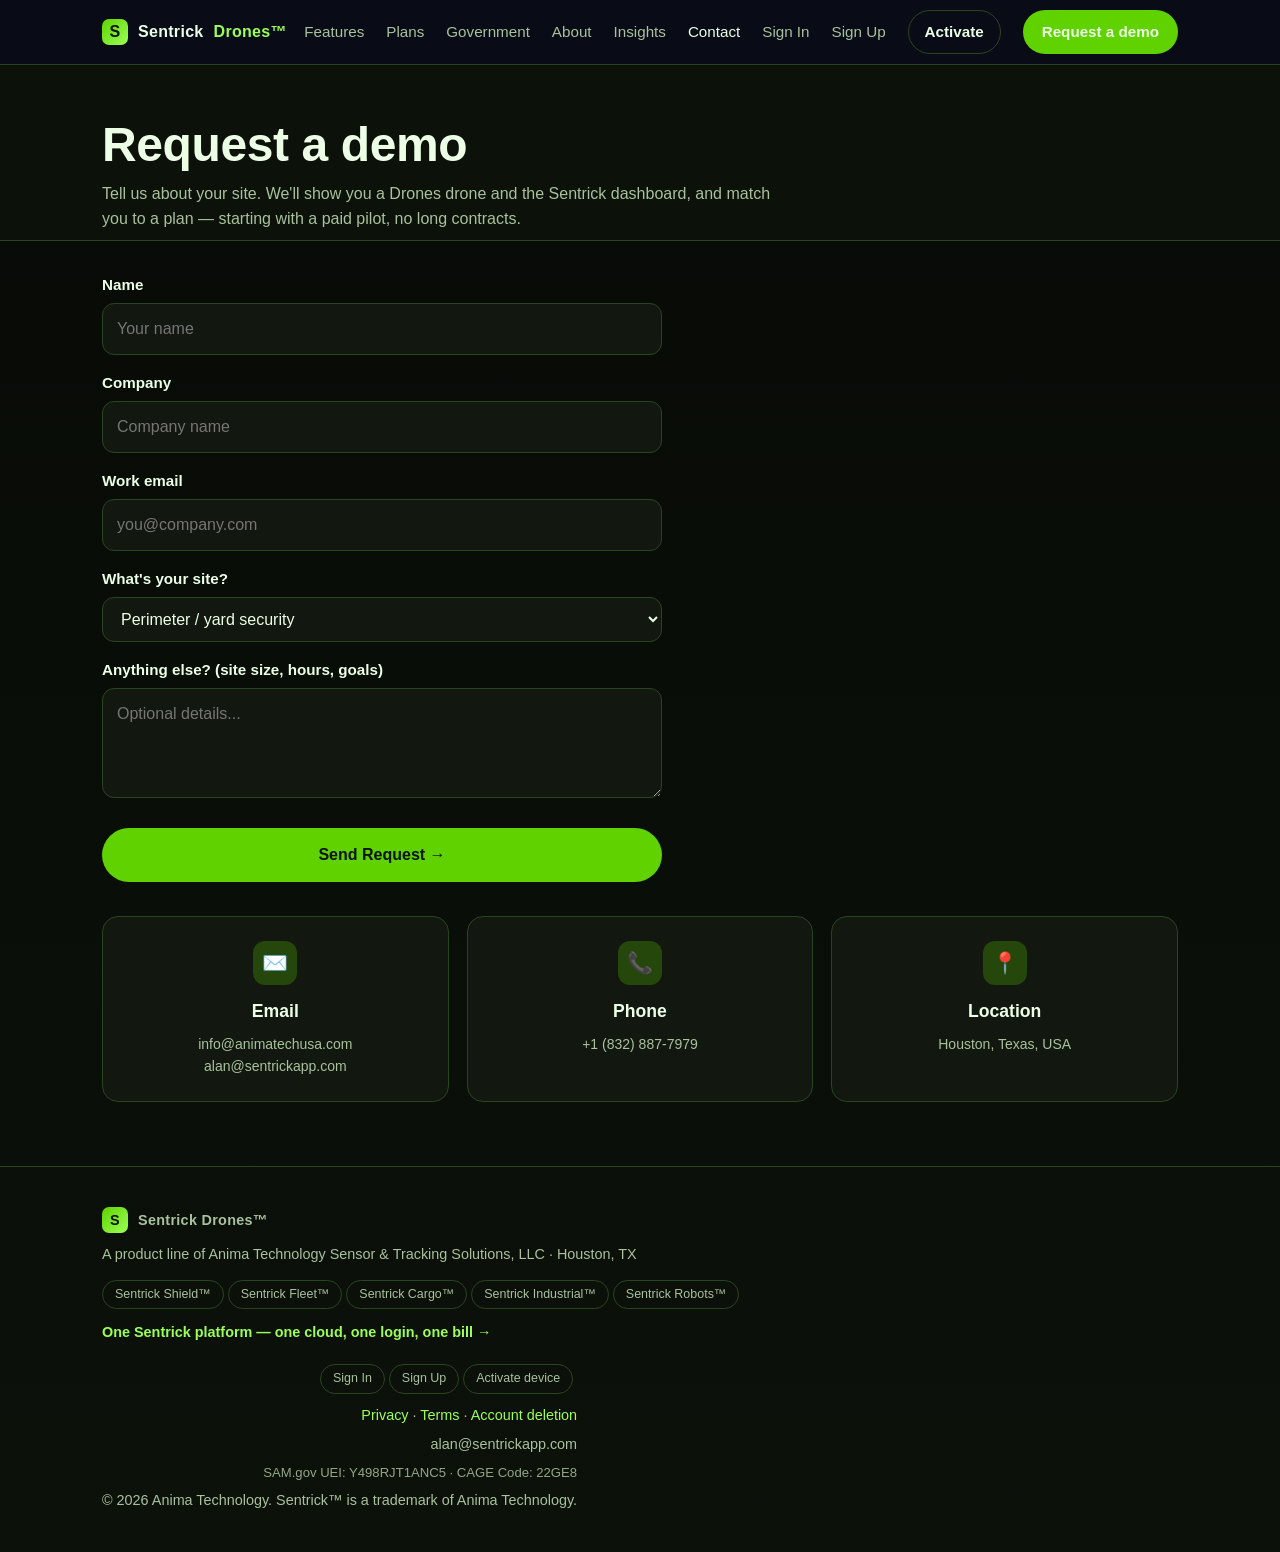
<file: contact.html>
<!DOCTYPE html>
<html lang="en">
<head>
<meta charset="UTF-8" />
<meta name="viewport" content="width=device-width, initial-scale=1.0" />
<title>Request a demo — Sentrick Drones&trade;</title>
<meta name="description" content="Book a Sentrick Drones demo — see a drone and the Sentrick dashboard, and get matched to a plan." />
<meta name="theme-color" content="#5fd200" />
<meta property="og:title" content="Request a demo — Sentrick Drones&trade;" />
<meta property="og:description" content="Book a Sentrick Drones demo — see a drone and the Sentrick dashboard, and get matched to a plan." />
<meta property="og:type" content="website" />
<meta property="og:url" content="https://sentrickdrones.com/contact.html" />
<meta property="og:site_name" content="Sentrick Drones" />
<link rel="canonical" href="https://sentrickdrones.com/contact.html" />
<link rel="icon" type="image/svg+xml" href="favicon.svg" />
<link rel="stylesheet" href="styles.css" />
<!-- Google tag (gtag.js) --><script async src="https://www.googletagmanager.com/gtag/js?id=G-S0K74J8F6M"></script><script>window.dataLayer=window.dataLayer||[];function gtag(){dataLayer.push(arguments);}gtag("js",new Date());gtag("config","G-S0K74J8F6M");</script>
</head>
<body>
<nav>
  <div class="wrap">
    <a href="index.html" class="brand"><span class="dot">S</span> Sentrick <span style="color:var(--accent2)">Drones&trade;</span></a>
    <div class="navlinks">
      <a class="hide" href="features.html">Features</a>
      <a class="hide" href="pricing.html">Plans</a>
      <a class="hide" href="government.html">Government</a>
      <a class="hide" href="about.html">About</a>
      <a class="hide" href="blog.html">Insights</a>
      <a class="hide" href="contact.html">Contact</a>
      <a class="hide" href="https://sentrickapp.com/login">Sign In</a>
      <a class="hide" href="https://sentrickapp.com/login#signup">Sign Up</a>
      <a href="https://sentrickapp.com/activate" class="btn ghost" style="padding:9px 16px">Activate</a>
      <a href="contact.html" class="btn" style="padding:9px 18px">Request a demo</a>
    </div>
  </div>
</nav>
<div class="pagehead">
  <div class="wrap"><h1>Request a demo</h1>
    <p>Tell us about your site. We'll show you a Drones drone and the Sentrick dashboard, and match you to a plan — starting with a paid pilot, no long contracts.</p></div>
</div>
<section style="padding-top:16px">
  <div class="wrap">
    <form class="form" id="pilotForm">
      <label for="name">Name</label>
      <input id="name" name="name" required placeholder="Your name" />
      <label for="company">Company</label>
      <input id="company" name="company" placeholder="Company name" />
      <label for="email">Work email</label>
      <input id="email" name="email" type="email" required placeholder="you@company.com" />
      <label for="use">What's your site?</label>
      <select id="use" name="use">
        <option>Perimeter / yard security</option>
        <option>Construction site</option>
        <option>Warehouse / logistics</option>
        <option>Campus / facility</option>
        <option>Critical infrastructure</option>
        <option>Other</option>
      </select>
      <label for="msg">Anything else? (site size, hours, goals)</label>
      <textarea id="msg" name="msg" placeholder="Optional details..."></textarea>
      <button type="submit" class="btn full">Send Request &rarr;</button>
      <p class="err" id="formNote"></p>
    </form>

    <div class="contact-info">
      <div class="card center"><div class="ic">✉️</div><h4>Email</h4><p style="color:var(--muted);font-size:14px">info@animatechusa.com<br>alan@sentrickapp.com</p></div>
      <div class="card center"><div class="ic">📞</div><h4>Phone</h4><p style="color:var(--muted);font-size:14px">+1 (832) 887-7979</p></div>
      <div class="card center"><div class="ic">📍</div><h4>Location</h4><p style="color:var(--muted);font-size:14px">Houston, Texas, USA</p></div>
    </div>
  </div>
</section>

<script>
  document.getElementById('pilotForm').addEventListener('submit', function (e) {
    e.preventDefault();
    var f = e.target;
    var subject = encodeURIComponent('Sentrick Drones — Demo Request: ' + (f.company.value || f.name.value));
    var body = encodeURIComponent(
      'Name: ' + f.name.value + '\n' +
      'Company: ' + f.company.value + '\n' +
      'Email: ' + f.email.value + '\n' +
      'Site: ' + f.use.value + '\n\n' +
      (f.msg.value || '')
    );
    window.location.href = 'mailto:alan@sentrickapp.com?subject=' + subject + '&body=' + body;
    var n = document.getElementById('formNote');
    n.style.color = 'var(--accent2)';
    n.textContent = 'Opening your email app to send the request…';
  });
</script>
<footer>
  <div class="wrap foot">
    <div>
      <div class="brand" style="margin-bottom:10px"><span class="dot">S</span> Sentrick Drones&trade;</div>
      <div>A product line of Anima Technology Sensor &amp; Tracking Solutions, LLC · Houston, TX</div>
      <div style="margin-top:10px">
        <a class="pill" href="https://sentrickshield.com">Sentrick Shield&trade;</a><a class="pill" href="https://sentrickfleet.com">Sentrick Fleet&trade;</a><a class="pill" href="https://sentrickcargo.com">Sentrick Cargo&trade;</a><a class="pill" href="https://sentrickindustrial.com">Sentrick Industrial&trade;</a><a class="pill" href="https://sentrickrobots.com">Sentrick Robots&trade;</a>
        <div style="margin-top:12px"><a href="https://sentrickapp.com" style="color:var(--accent2);font-weight:600">One Sentrick platform — one cloud, one login, one bill &rarr;</a></div>
      </div>
    </div>
    <div style="text-align:right">
      <div style="margin-bottom:10px"><a class="pill" href="https://sentrickapp.com/login">Sign In</a><a class="pill" href="https://sentrickapp.com/login#signup">Sign Up</a><a class="pill" href="https://sentrickapp.com/activate">Activate device</a></div>
      <div style="margin-bottom:6px"><a href="privacy.html" style="color:var(--accent2)">Privacy</a> · <a href="terms.html" style="color:var(--accent2)">Terms</a> · <a href="account-deletion.html" style="color:var(--accent2)">Account deletion</a></div>
      <div>alan@sentrickapp.com</div>
      <div style="margin-top:6px;font-size:.82rem;opacity:.85">SAM.gov UEI: Y498RJT1ANC5 · CAGE Code: 22GE8</div>
      <div style="margin-top:6px">© <span data-year>2026</span> Anima Technology. Sentrick&trade; is a trademark of Anima Technology.</div>
    </div>
  </div>
</footer>

<script src="https://sentrickapp.com/cart.js" defer></script>
<script src="site.js"></script>
</body>
</html>
</file>
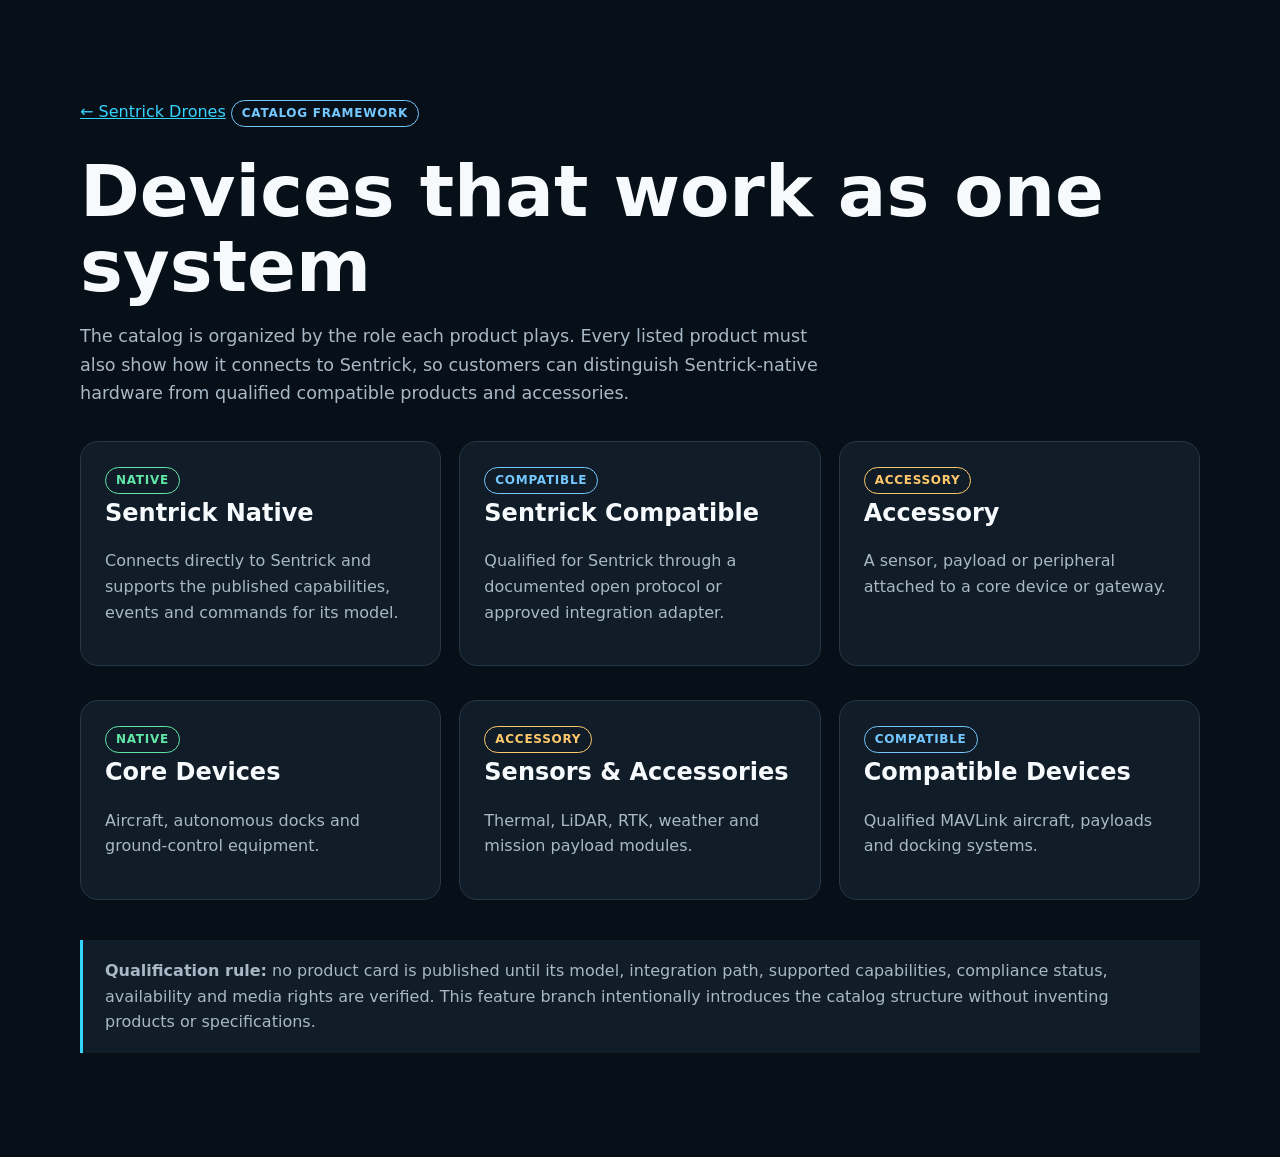
<file: devices.html>
<!doctype html>
<html lang="en">
<head>
<meta charset="utf-8"><meta name="viewport" content="width=device-width,initial-scale=1">
<title>Devices — Sentrick Drones</title>
<meta name="description" content="Sentrick Drones device catalog: core devices, sensors and accessories, and compatible devices.">
<style>
:root{--bg:#071018;--panel:#101c27;--text:#f7fafc;--muted:#a9b8c6;--line:#273746;--accent:#35d4ff}
*{box-sizing:border-box}body{margin:0;background:var(--bg);color:var(--text);font:16px/1.6 system-ui,-apple-system,"Segoe UI",sans-serif}
main{width:min(1120px,92%);margin:auto;padding:64px 0 88px}a{color:var(--accent)}h1{font-size:clamp(2.2rem,6vw,4.5rem);line-height:1.05;margin:.2em 0}h2{margin:0 0 8px}.lede{max-width:760px;color:var(--muted);font-size:1.1rem}
.legend,.grid{display:grid;grid-template-columns:repeat(3,1fr);gap:18px;margin-top:34px}.card{border:1px solid var(--line);background:var(--panel);border-radius:18px;padding:24px}.card p{color:var(--muted)}
.badge{display:inline-block;border:1px solid currentColor;border-radius:999px;padding:3px 10px;font-size:.75rem;font-weight:800;letter-spacing:.06em;text-transform:uppercase}
.native{color:#62e6a7}.compatible{color:#74c8ff}.accessory{color:#ffc86b}.status{margin-top:40px;padding:18px 22px;border-left:3px solid var(--accent);background:var(--panel);color:var(--muted)}
@media(max-width:760px){.legend,.grid{grid-template-columns:1fr}main{padding-top:36px}}
</style>
</head>
<body><main>
<a href="/">← Sentrick Drones</a>
<p class="badge compatible" style="margin-top:36px">Catalog framework</p>
<h1>Devices that work as one system</h1>
<p class="lede">The catalog is organized by the role each product plays. Every listed product must also show how it connects to Sentrick, so customers can distinguish Sentrick-native hardware from qualified compatible products and accessories.</p>
<section class="legend" aria-label="Integration badge meanings">
<div class="card"><span class="badge native">Native</span><h2>Sentrick Native</h2><p>Connects directly to Sentrick and supports the published capabilities, events and commands for its model.</p></div>
<div class="card"><span class="badge compatible">Compatible</span><h2>Sentrick Compatible</h2><p>Qualified for Sentrick through a documented open protocol or approved integration adapter.</p></div>
<div class="card"><span class="badge accessory">Accessory</span><h2>Accessory</h2><p>A sensor, payload or peripheral attached to a core device or gateway.</p></div>
</section>
<section class="grid" aria-label="Device catalog groups">
<div class="card"><span class="badge native">Native</span><h2>Core Devices</h2><p>Aircraft, autonomous docks and ground-control equipment.</p></div>
<div class="card"><span class="badge accessory">Accessory</span><h2>Sensors &amp; Accessories</h2><p>Thermal, LiDAR, RTK, weather and mission payload modules.</p></div>
<div class="card"><span class="badge compatible">Compatible</span><h2>Compatible Devices</h2><p>Qualified MAVLink aircraft, payloads and docking systems.</p></div>
</section>
<p class="status"><strong>Qualification rule:</strong> no product card is published until its model, integration path, supported capabilities, compliance status, availability and media rights are verified. This feature branch intentionally introduces the catalog structure without inventing products or specifications.</p>
</main></body></html>
</file>
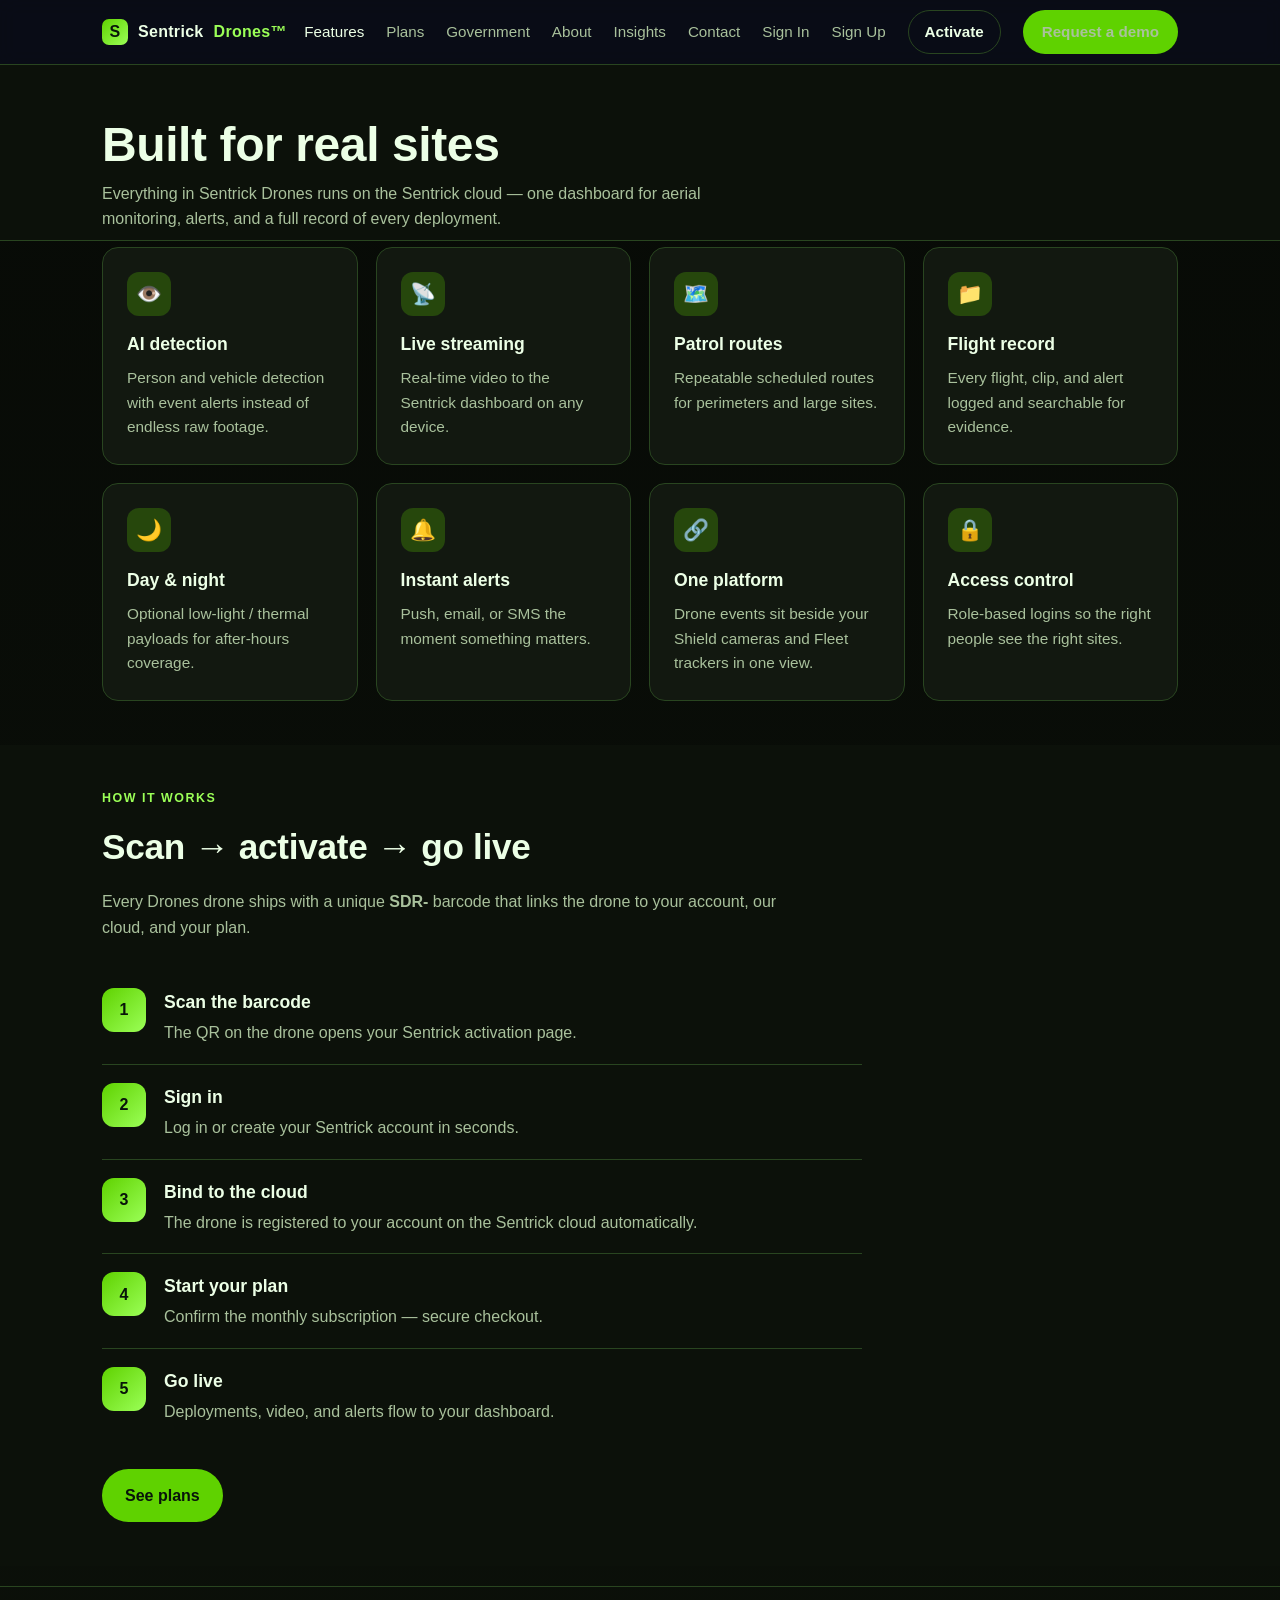
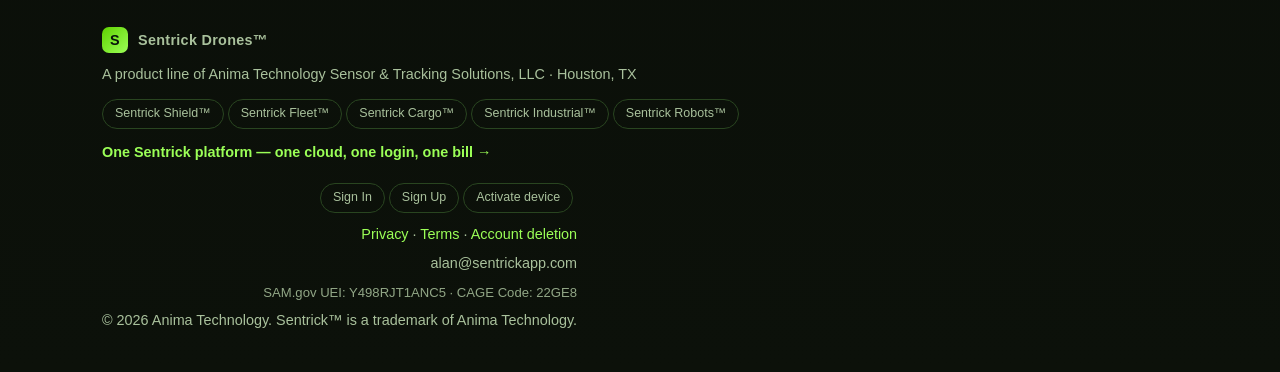
<file: features.html>
<!DOCTYPE html>
<html lang="en">
<head>
<meta charset="UTF-8" />
<meta name="viewport" content="width=device-width, initial-scale=1.0" />
<title>Features — Sentrick Drones&trade;</title>
<meta name="description" content="Sentrick Drones capabilities — AI detection, live view, patrol routes, and a full record, all on the Sentrick cloud." />
<meta name="theme-color" content="#5fd200" />
<meta property="og:title" content="Features — Sentrick Drones&trade;" />
<meta property="og:description" content="Sentrick Drones capabilities — AI detection, live view, patrol routes, and a full record, all on the Sentrick cloud." />
<meta property="og:type" content="website" />
<meta property="og:url" content="https://sentrickdrones.com/features.html" />
<meta property="og:site_name" content="Sentrick Drones" />
<link rel="canonical" href="https://sentrickdrones.com/features.html" />
<link rel="icon" type="image/svg+xml" href="favicon.svg" />
<link rel="stylesheet" href="styles.css" />
<!-- Google tag (gtag.js) --><script async src="https://www.googletagmanager.com/gtag/js?id=G-S0K74J8F6M"></script><script>window.dataLayer=window.dataLayer||[];function gtag(){dataLayer.push(arguments);}gtag("js",new Date());gtag("config","G-S0K74J8F6M");</script>
</head>
<body>
<nav>
  <div class="wrap">
    <a href="index.html" class="brand"><span class="dot">S</span> Sentrick <span style="color:var(--accent2)">Drones&trade;</span></a>
    <div class="navlinks">
      <a class="hide" href="features.html">Features</a>
      <a class="hide" href="pricing.html">Plans</a>
      <a class="hide" href="government.html">Government</a>
      <a class="hide" href="about.html">About</a>
      <a class="hide" href="blog.html">Insights</a>
      <a class="hide" href="contact.html">Contact</a>
      <a class="hide" href="https://sentrickapp.com/login">Sign In</a>
      <a class="hide" href="https://sentrickapp.com/login#signup">Sign Up</a>
      <a href="https://sentrickapp.com/activate" class="btn ghost" style="padding:9px 16px">Activate</a>
      <a href="contact.html" class="btn" style="padding:9px 18px">Request a demo</a>
    </div>
  </div>
</nav>
<div class="pagehead">
  <div class="wrap"><h1>Built for real sites</h1>
    <p>Everything in Sentrick Drones runs on the Sentrick cloud — one dashboard for aerial monitoring, alerts, and a full record of every deployment.</p></div>
</div>
<section style="padding-top:6px">
  <div class="wrap">
    <div class="grid g4">
      <div class="card"><div class="ic">👁️</div><h3>AI detection</h3><p>Person and vehicle detection with event alerts instead of endless raw footage.</p></div>
      <div class="card"><div class="ic">📡</div><h3>Live streaming</h3><p>Real-time video to the Sentrick dashboard on any device.</p></div>
      <div class="card"><div class="ic">🗺️</div><h3>Patrol routes</h3><p>Repeatable scheduled routes for perimeters and large sites.</p></div>
      <div class="card"><div class="ic">📁</div><h3>Flight record</h3><p>Every flight, clip, and alert logged and searchable for evidence.</p></div>
      <div class="card"><div class="ic">🌙</div><h3>Day &amp; night</h3><p>Optional low-light / thermal payloads for after-hours coverage.</p></div>
      <div class="card"><div class="ic">🔔</div><h3>Instant alerts</h3><p>Push, email, or SMS the moment something matters.</p></div>
      <div class="card"><div class="ic">🔗</div><h3>One platform</h3><p>Drone events sit beside your Shield cameras and Fleet trackers in one view.</p></div>
      <div class="card"><div class="ic">🔒</div><h3>Access control</h3><p>Role-based logins so the right people see the right sites.</p></div>
    </div>
  </div>
</section>

<section style="background:var(--bg2)">
  <div class="wrap">
    <div class="kicker">How it works</div>
    <h2>Scan &rarr; activate &rarr; go live</h2>
    <p class="sub">Every Drones drone ships with a unique <strong>SDR-</strong> barcode that links the drone to your account, our cloud, and your plan.</p>
    <div class="steps">
      <div class="step"><div class="n"></div><div><h3>Scan the barcode</h3><p>The QR on the drone opens your Sentrick activation page.</p></div></div>
      <div class="step"><div class="n"></div><div><h3>Sign in</h3><p>Log in or create your Sentrick account in seconds.</p></div></div>
      <div class="step"><div class="n"></div><div><h3>Bind to the cloud</h3><p>The drone is registered to your account on the Sentrick cloud automatically.</p></div></div>
      <div class="step"><div class="n"></div><div><h3>Start your plan</h3><p>Confirm the monthly subscription — secure checkout.</p></div></div>
      <div class="step"><div class="n"></div><div><h3>Go live</h3><p>Deployments, video, and alerts flow to your dashboard.</p></div></div>
    </div>
    <div style="margin-top:26px"><a href="pricing.html" class="btn">See plans</a></div>
  </div>
</section>
<footer>
  <div class="wrap foot">
    <div>
      <div class="brand" style="margin-bottom:10px"><span class="dot">S</span> Sentrick Drones&trade;</div>
      <div>A product line of Anima Technology Sensor &amp; Tracking Solutions, LLC · Houston, TX</div>
      <div style="margin-top:10px">
        <a class="pill" href="https://sentrickshield.com">Sentrick Shield&trade;</a><a class="pill" href="https://sentrickfleet.com">Sentrick Fleet&trade;</a><a class="pill" href="https://sentrickcargo.com">Sentrick Cargo&trade;</a><a class="pill" href="https://sentrickindustrial.com">Sentrick Industrial&trade;</a><a class="pill" href="https://sentrickrobots.com">Sentrick Robots&trade;</a>
        <div style="margin-top:12px"><a href="https://sentrickapp.com" style="color:var(--accent2);font-weight:600">One Sentrick platform — one cloud, one login, one bill &rarr;</a></div>
      </div>
    </div>
    <div style="text-align:right">
      <div style="margin-bottom:10px"><a class="pill" href="https://sentrickapp.com/login">Sign In</a><a class="pill" href="https://sentrickapp.com/login#signup">Sign Up</a><a class="pill" href="https://sentrickapp.com/activate">Activate device</a></div>
      <div style="margin-bottom:6px"><a href="privacy.html" style="color:var(--accent2)">Privacy</a> · <a href="terms.html" style="color:var(--accent2)">Terms</a> · <a href="account-deletion.html" style="color:var(--accent2)">Account deletion</a></div>
      <div>alan@sentrickapp.com</div>
      <div style="margin-top:6px;font-size:.82rem;opacity:.85">SAM.gov UEI: Y498RJT1ANC5 · CAGE Code: 22GE8</div>
      <div style="margin-top:6px">© <span data-year>2026</span> Anima Technology. Sentrick&trade; is a trademark of Anima Technology.</div>
    </div>
  </div>
</footer>

<script src="https://sentrickapp.com/cart.js" defer></script>
<script src="site.js"></script>
</body>
</html>
</file>
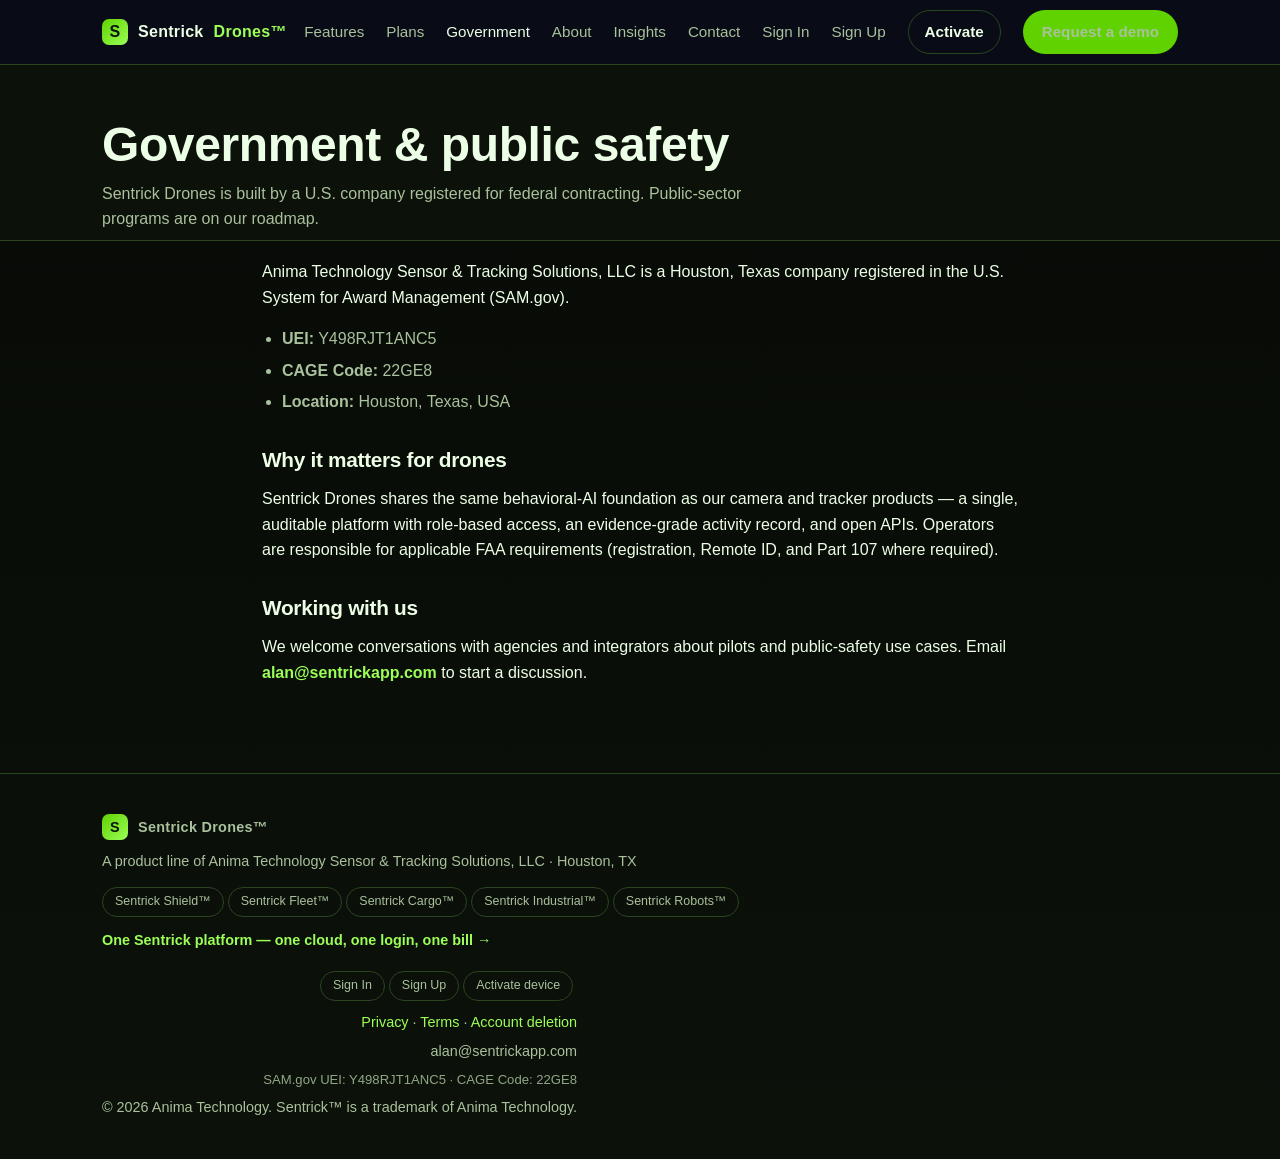
<file: government.html>
<!DOCTYPE html>
<html lang="en">
<head>
<meta charset="UTF-8" />
<meta name="viewport" content="width=device-width, initial-scale=1.0" />
<title>Government — Sentrick Drones&trade;</title>
<meta name="description" content="Sentrick Drones for government &amp; public safety — SAM.gov registered (UEI Y498RJT1ANC5, CAGE 22GE8)." />
<meta name="theme-color" content="#5fd200" />
<meta property="og:title" content="Government — Sentrick Drones&trade;" />
<meta property="og:description" content="Sentrick Drones for government &amp; public safety — SAM.gov registered (UEI Y498RJT1ANC5, CAGE 22GE8)." />
<meta property="og:type" content="website" />
<meta property="og:url" content="https://sentrickdrones.com/government.html" />
<meta property="og:site_name" content="Sentrick Drones" />
<link rel="canonical" href="https://sentrickdrones.com/government.html" />
<link rel="icon" type="image/svg+xml" href="favicon.svg" />
<link rel="stylesheet" href="styles.css" />
<!-- Google tag (gtag.js) --><script async src="https://www.googletagmanager.com/gtag/js?id=G-S0K74J8F6M"></script><script>window.dataLayer=window.dataLayer||[];function gtag(){dataLayer.push(arguments);}gtag("js",new Date());gtag("config","G-S0K74J8F6M");</script>
</head>
<body>
<nav>
  <div class="wrap">
    <a href="index.html" class="brand"><span class="dot">S</span> Sentrick <span style="color:var(--accent2)">Drones&trade;</span></a>
    <div class="navlinks">
      <a class="hide" href="features.html">Features</a>
      <a class="hide" href="pricing.html">Plans</a>
      <a class="hide" href="government.html">Government</a>
      <a class="hide" href="about.html">About</a>
      <a class="hide" href="blog.html">Insights</a>
      <a class="hide" href="contact.html">Contact</a>
      <a class="hide" href="https://sentrickapp.com/login">Sign In</a>
      <a class="hide" href="https://sentrickapp.com/login#signup">Sign Up</a>
      <a href="https://sentrickapp.com/activate" class="btn ghost" style="padding:9px 16px">Activate</a>
      <a href="contact.html" class="btn" style="padding:9px 18px">Request a demo</a>
    </div>
  </div>
</nav>
<div class="pagehead">
  <div class="wrap"><h1>Government &amp; public safety</h1>
    <p>Sentrick Drones is built by a U.S. company registered for federal contracting. Public-sector programs are on our roadmap.</p></div>
</div>
<section style="padding-top:10px">
  <div class="prose">
    <p>Anima Technology Sensor &amp; Tracking Solutions, LLC is a Houston, Texas company registered in the U.S. System for Award Management (SAM.gov).</p>
    <ul>
      <li><b>UEI:</b> Y498RJT1ANC5</li>
      <li><b>CAGE Code:</b> 22GE8</li>
      <li><b>Location:</b> Houston, Texas, USA</li>
    </ul>
    <h2>Why it matters for drones</h2>
    <p>Sentrick Drones shares the same behavioral-AI foundation as our camera and tracker products — a single, auditable platform with role-based access, an evidence-grade activity record, and open APIs. Operators are responsible for applicable FAA requirements (registration, Remote ID, and Part 107 where required).</p>
    <h2>Working with us</h2>
    <p>We welcome conversations with agencies and integrators about pilots and public-safety use cases. Email <a href="mailto:alan@sentrickapp.com">alan@sentrickapp.com</a> to start a discussion.</p>
  </div>
</section>
<footer>
  <div class="wrap foot">
    <div>
      <div class="brand" style="margin-bottom:10px"><span class="dot">S</span> Sentrick Drones&trade;</div>
      <div>A product line of Anima Technology Sensor &amp; Tracking Solutions, LLC · Houston, TX</div>
      <div style="margin-top:10px">
        <a class="pill" href="https://sentrickshield.com">Sentrick Shield&trade;</a><a class="pill" href="https://sentrickfleet.com">Sentrick Fleet&trade;</a><a class="pill" href="https://sentrickcargo.com">Sentrick Cargo&trade;</a><a class="pill" href="https://sentrickindustrial.com">Sentrick Industrial&trade;</a><a class="pill" href="https://sentrickrobots.com">Sentrick Robots&trade;</a>
        <div style="margin-top:12px"><a href="https://sentrickapp.com" style="color:var(--accent2);font-weight:600">One Sentrick platform — one cloud, one login, one bill &rarr;</a></div>
      </div>
    </div>
    <div style="text-align:right">
      <div style="margin-bottom:10px"><a class="pill" href="https://sentrickapp.com/login">Sign In</a><a class="pill" href="https://sentrickapp.com/login#signup">Sign Up</a><a class="pill" href="https://sentrickapp.com/activate">Activate device</a></div>
      <div style="margin-bottom:6px"><a href="privacy.html" style="color:var(--accent2)">Privacy</a> · <a href="terms.html" style="color:var(--accent2)">Terms</a> · <a href="account-deletion.html" style="color:var(--accent2)">Account deletion</a></div>
      <div>alan@sentrickapp.com</div>
      <div style="margin-top:6px;font-size:.82rem;opacity:.85">SAM.gov UEI: Y498RJT1ANC5 · CAGE Code: 22GE8</div>
      <div style="margin-top:6px">© <span data-year>2026</span> Anima Technology. Sentrick&trade; is a trademark of Anima Technology.</div>
    </div>
  </div>
</footer>

<script src="https://sentrickapp.com/cart.js" defer></script>
<script src="site.js"></script>
</body>
</html>
</file>
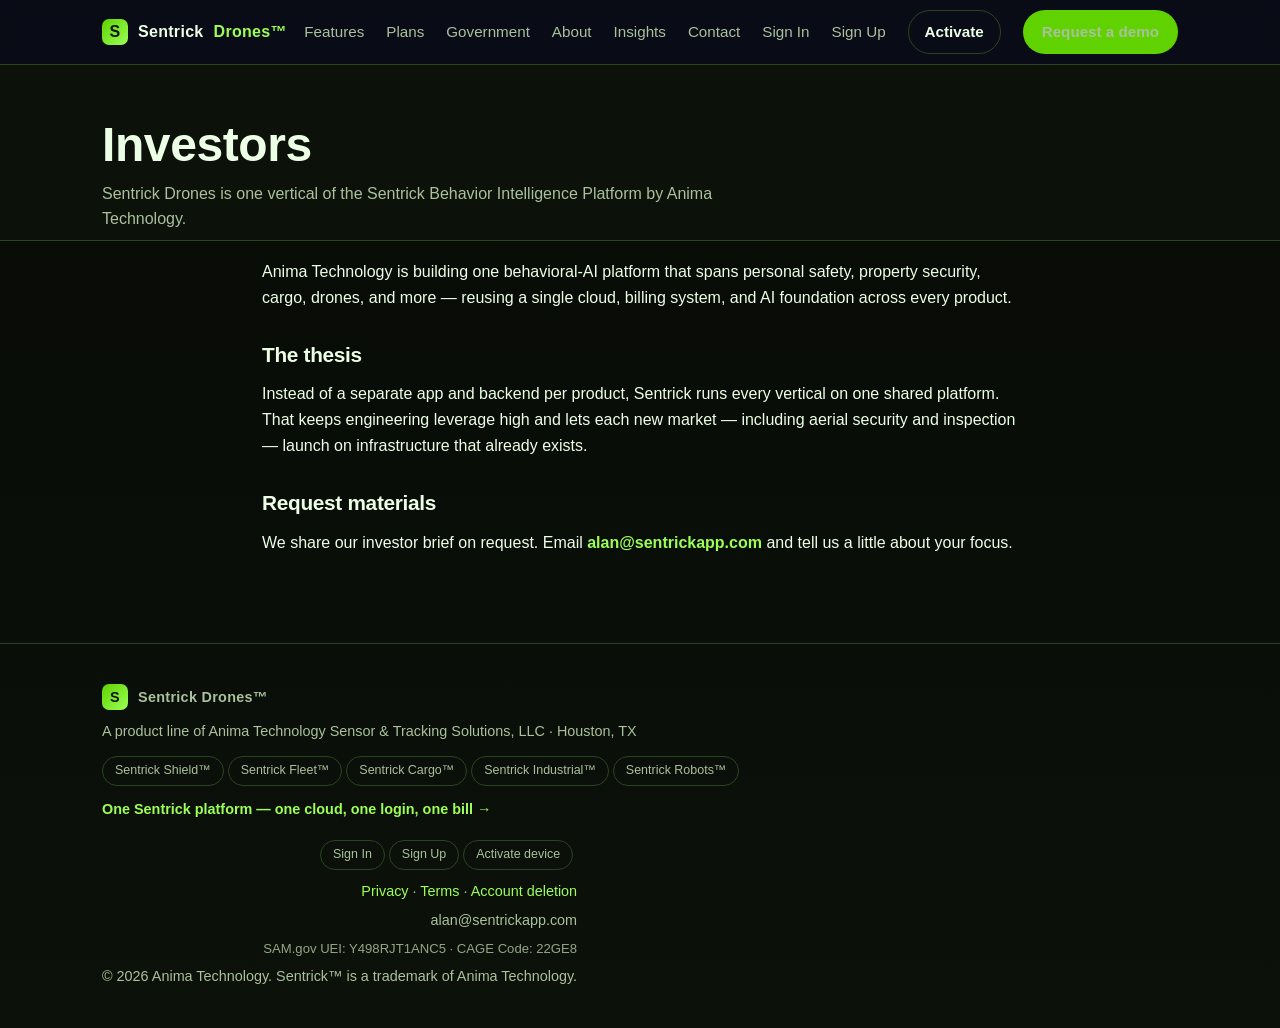
<file: investors.html>
<!DOCTYPE html>
<html lang="en">
<head>
<meta charset="UTF-8" />
<meta name="viewport" content="width=device-width, initial-scale=1.0" />
<title>Investors — Sentrick Drones&trade;</title>
<meta name="description" content="Investor information for Sentrick Drones and the Sentrick platform by Anima Technology." />
<meta name="theme-color" content="#5fd200" />
<meta property="og:title" content="Investors — Sentrick Drones&trade;" />
<meta property="og:description" content="Investor information for Sentrick Drones and the Sentrick platform by Anima Technology." />
<meta property="og:type" content="website" />
<meta property="og:url" content="https://sentrickdrones.com/investors.html" />
<meta property="og:site_name" content="Sentrick Drones" />
<link rel="canonical" href="https://sentrickdrones.com/investors.html" />
<link rel="icon" type="image/svg+xml" href="favicon.svg" />
<link rel="stylesheet" href="styles.css" />
<!-- Google tag (gtag.js) --><script async src="https://www.googletagmanager.com/gtag/js?id=G-S0K74J8F6M"></script><script>window.dataLayer=window.dataLayer||[];function gtag(){dataLayer.push(arguments);}gtag("js",new Date());gtag("config","G-S0K74J8F6M");</script>
</head>
<body>
<nav>
  <div class="wrap">
    <a href="index.html" class="brand"><span class="dot">S</span> Sentrick <span style="color:var(--accent2)">Drones&trade;</span></a>
    <div class="navlinks">
      <a class="hide" href="features.html">Features</a>
      <a class="hide" href="pricing.html">Plans</a>
      <a class="hide" href="government.html">Government</a>
      <a class="hide" href="about.html">About</a>
      <a class="hide" href="blog.html">Insights</a>
      <a class="hide" href="contact.html">Contact</a>
      <a class="hide" href="https://sentrickapp.com/login">Sign In</a>
      <a class="hide" href="https://sentrickapp.com/login#signup">Sign Up</a>
      <a href="https://sentrickapp.com/activate" class="btn ghost" style="padding:9px 16px">Activate</a>
      <a href="contact.html" class="btn" style="padding:9px 18px">Request a demo</a>
    </div>
  </div>
</nav>
<div class="pagehead">
  <div class="wrap"><h1>Investors</h1>
    <p>Sentrick Drones is one vertical of the Sentrick Behavior Intelligence Platform by Anima Technology.</p></div>
</div>
<section style="padding-top:10px">
  <div class="prose">
    <p>Anima Technology is building one behavioral-AI platform that spans personal safety, property security, cargo, drones, and more — reusing a single cloud, billing system, and AI foundation across every product.</p>
    <h2>The thesis</h2>
    <p>Instead of a separate app and backend per product, Sentrick runs every vertical on one shared platform. That keeps engineering leverage high and lets each new market — including aerial security and inspection — launch on infrastructure that already exists.</p>
    <h2>Request materials</h2>
    <p>We share our investor brief on request. Email <a href="mailto:alan@sentrickapp.com">alan@sentrickapp.com</a> and tell us a little about your focus.</p>
  </div>
</section>
<footer>
  <div class="wrap foot">
    <div>
      <div class="brand" style="margin-bottom:10px"><span class="dot">S</span> Sentrick Drones&trade;</div>
      <div>A product line of Anima Technology Sensor &amp; Tracking Solutions, LLC · Houston, TX</div>
      <div style="margin-top:10px">
        <a class="pill" href="https://sentrickshield.com">Sentrick Shield&trade;</a><a class="pill" href="https://sentrickfleet.com">Sentrick Fleet&trade;</a><a class="pill" href="https://sentrickcargo.com">Sentrick Cargo&trade;</a><a class="pill" href="https://sentrickindustrial.com">Sentrick Industrial&trade;</a><a class="pill" href="https://sentrickrobots.com">Sentrick Robots&trade;</a>
        <div style="margin-top:12px"><a href="https://sentrickapp.com" style="color:var(--accent2);font-weight:600">One Sentrick platform — one cloud, one login, one bill &rarr;</a></div>
      </div>
    </div>
    <div style="text-align:right">
      <div style="margin-bottom:10px"><a class="pill" href="https://sentrickapp.com/login">Sign In</a><a class="pill" href="https://sentrickapp.com/login#signup">Sign Up</a><a class="pill" href="https://sentrickapp.com/activate">Activate device</a></div>
      <div style="margin-bottom:6px"><a href="privacy.html" style="color:var(--accent2)">Privacy</a> · <a href="terms.html" style="color:var(--accent2)">Terms</a> · <a href="account-deletion.html" style="color:var(--accent2)">Account deletion</a></div>
      <div>alan@sentrickapp.com</div>
      <div style="margin-top:6px;font-size:.82rem;opacity:.85">SAM.gov UEI: Y498RJT1ANC5 · CAGE Code: 22GE8</div>
      <div style="margin-top:6px">© <span data-year>2026</span> Anima Technology. Sentrick&trade; is a trademark of Anima Technology.</div>
    </div>
  </div>
</footer>

<script src="https://sentrickapp.com/cart.js" defer></script>
<script src="site.js"></script>
</body>
</html>
</file>
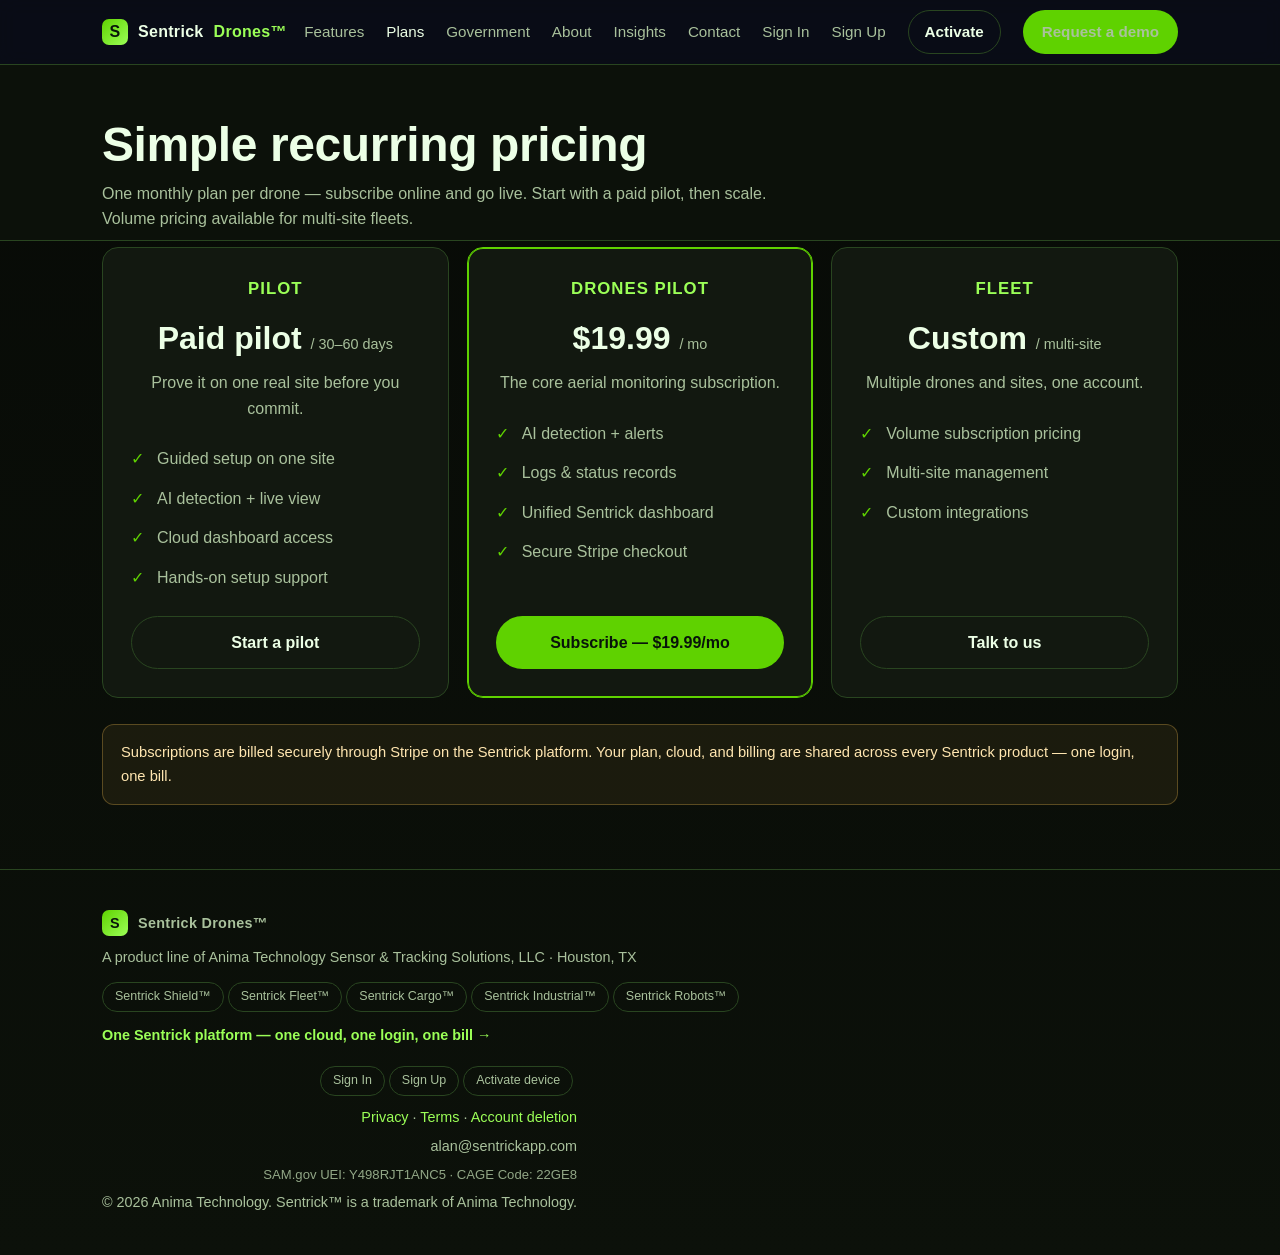
<file: pricing.html>
<!DOCTYPE html>
<html lang="en">
<head>
<meta charset="UTF-8" />
<meta name="viewport" content="width=device-width, initial-scale=1.0" />
<title>Pricing — Sentrick Drones&trade;</title>
<meta name="description" content="Sentrick Drones plans — start with a paid pilot or subscribe to the Drones Pilot plan from $19.99/mo." />
<meta name="theme-color" content="#5fd200" />
<meta property="og:title" content="Pricing — Sentrick Drones&trade;" />
<meta property="og:description" content="Sentrick Drones plans — start with a paid pilot or subscribe to the Drones Pilot plan from $19.99/mo." />
<meta property="og:type" content="website" />
<meta property="og:url" content="https://sentrickdrones.com/pricing.html" />
<meta property="og:site_name" content="Sentrick Drones" />
<link rel="canonical" href="https://sentrickdrones.com/pricing.html" />
<link rel="icon" type="image/svg+xml" href="favicon.svg" />
<link rel="stylesheet" href="styles.css" />
<!-- Google tag (gtag.js) --><script async src="https://www.googletagmanager.com/gtag/js?id=G-S0K74J8F6M"></script><script>window.dataLayer=window.dataLayer||[];function gtag(){dataLayer.push(arguments);}gtag("js",new Date());gtag("config","G-S0K74J8F6M");</script>
</head>
<body>
<nav>
  <div class="wrap">
    <a href="index.html" class="brand"><span class="dot">S</span> Sentrick <span style="color:var(--accent2)">Drones&trade;</span></a>
    <div class="navlinks">
      <a class="hide" href="features.html">Features</a>
      <a class="hide" href="pricing.html">Plans</a>
      <a class="hide" href="government.html">Government</a>
      <a class="hide" href="about.html">About</a>
      <a class="hide" href="blog.html">Insights</a>
      <a class="hide" href="contact.html">Contact</a>
      <a class="hide" href="https://sentrickapp.com/login">Sign In</a>
      <a class="hide" href="https://sentrickapp.com/login#signup">Sign Up</a>
      <a href="https://sentrickapp.com/activate" class="btn ghost" style="padding:9px 16px">Activate</a>
      <a href="contact.html" class="btn" style="padding:9px 18px">Request a demo</a>
    </div>
  </div>
</nav>
<div class="pagehead">
  <div class="wrap"><h1>Simple recurring pricing</h1>
    <p>One monthly plan per drone — subscribe online and go live. Start with a paid pilot, then scale. Volume pricing available for multi-site fleets.</p></div>
</div>
<section style="padding-top:6px">
  <div class="wrap">
    <div class="grid g3">
      <div class="price"><h3>Pilot</h3><div class="amt">Paid pilot <small>/ 30–60 days</small></div><p style="color:var(--muted)">Prove it on one real site before you commit.</p><ul><li>Guided setup on one site</li><li>AI detection + live view</li><li>Cloud dashboard access</li><li>Hands-on setup support</li></ul><a href="contact.html" class="btn ghost full">Start a pilot</a></div>
      <div class="price featured" data-plan-card="drones_pilot"><h3>Drones Pilot</h3><div class="amt" data-plan-price>$19.99 <small>/ mo</small></div><p style="color:var(--muted)">The core aerial monitoring subscription.</p><ul><li>AI detection + alerts</li><li>Logs &amp; status records</li><li>Unified Sentrick dashboard</li><li>Secure Stripe checkout</li></ul><button class="btn full" data-sentrick-buy data-plan="drones_pilot" data-name="Drones Pilot (monthly)" data-amount="$19.99" data-recurring="true">Subscribe — $19.99/mo</button></div>
      <div class="price"><h3>Fleet</h3><div class="amt">Custom <small>/ multi-site</small></div><p style="color:var(--muted)">Multiple drones and sites, one account.</p><ul><li>Volume subscription pricing</li><li>Multi-site management</li><li>Custom integrations</li></ul><a href="contact.html" class="btn ghost full">Talk to us</a></div>
    </div>
    <div class="note" style="margin-top:26px">Subscriptions are billed securely through Stripe on the Sentrick platform. Your plan, cloud, and billing are shared across every Sentrick product — one login, one bill.</div>
  </div>
</section>
<footer>
  <div class="wrap foot">
    <div>
      <div class="brand" style="margin-bottom:10px"><span class="dot">S</span> Sentrick Drones&trade;</div>
      <div>A product line of Anima Technology Sensor &amp; Tracking Solutions, LLC · Houston, TX</div>
      <div style="margin-top:10px">
        <a class="pill" href="https://sentrickshield.com">Sentrick Shield&trade;</a><a class="pill" href="https://sentrickfleet.com">Sentrick Fleet&trade;</a><a class="pill" href="https://sentrickcargo.com">Sentrick Cargo&trade;</a><a class="pill" href="https://sentrickindustrial.com">Sentrick Industrial&trade;</a><a class="pill" href="https://sentrickrobots.com">Sentrick Robots&trade;</a>
        <div style="margin-top:12px"><a href="https://sentrickapp.com" style="color:var(--accent2);font-weight:600">One Sentrick platform — one cloud, one login, one bill &rarr;</a></div>
      </div>
    </div>
    <div style="text-align:right">
      <div style="margin-bottom:10px"><a class="pill" href="https://sentrickapp.com/login">Sign In</a><a class="pill" href="https://sentrickapp.com/login#signup">Sign Up</a><a class="pill" href="https://sentrickapp.com/activate">Activate device</a></div>
      <div style="margin-bottom:6px"><a href="privacy.html" style="color:var(--accent2)">Privacy</a> · <a href="terms.html" style="color:var(--accent2)">Terms</a> · <a href="account-deletion.html" style="color:var(--accent2)">Account deletion</a></div>
      <div>alan@sentrickapp.com</div>
      <div style="margin-top:6px;font-size:.82rem;opacity:.85">SAM.gov UEI: Y498RJT1ANC5 · CAGE Code: 22GE8</div>
      <div style="margin-top:6px">© <span data-year>2026</span> Anima Technology. Sentrick&trade; is a trademark of Anima Technology.</div>
    </div>
  </div>
</footer>

<script src="https://sentrickapp.com/cart.js" defer></script>
<script src="site.js"></script>
</body>
</html>
</file>
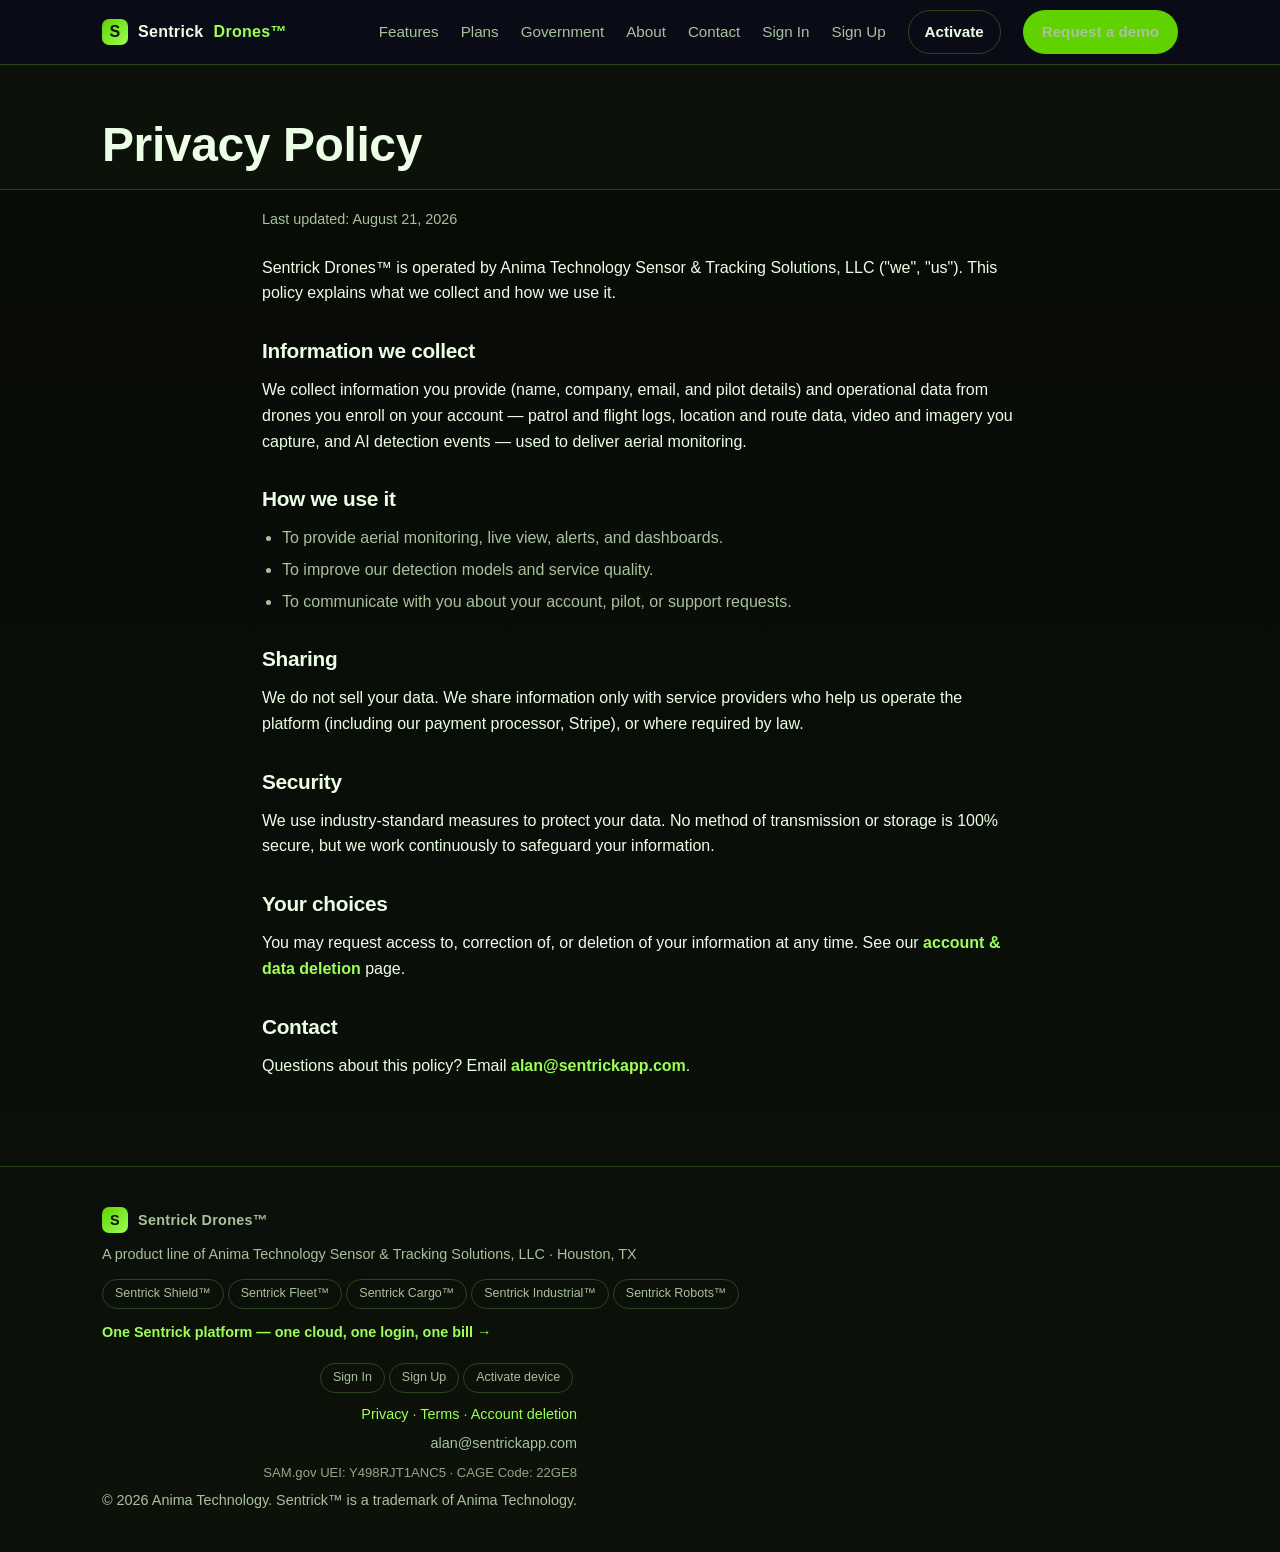
<file: privacy.html>
<!DOCTYPE html>
<html lang="en">
<head>
<meta charset="UTF-8" />
<meta name="viewport" content="width=device-width, initial-scale=1.0" />
<title>Privacy Policy — Sentrick Drones&trade;</title>
<meta name="description" content="The Sentrick Drones privacy policy — how Anima Technology collects, uses, and protects your data." />
<meta name="theme-color" content="#5fd200" />
<meta property="og:title" content="Privacy Policy — Sentrick Drones&trade;" />
<meta property="og:description" content="The Sentrick Drones privacy policy — how Anima Technology collects, uses, and protects your data." />
<meta property="og:type" content="website" />
<meta property="og:url" content="https://sentrickdrones.com/privacy.html" />
<meta property="og:site_name" content="Sentrick Drones" />
<link rel="canonical" href="https://sentrickdrones.com/privacy.html" />
<link rel="icon" type="image/svg+xml" href="favicon.svg" />
<link rel="stylesheet" href="styles.css" />
<!-- Google tag (gtag.js) --><script async src="https://www.googletagmanager.com/gtag/js?id=G-S0K74J8F6M"></script><script>window.dataLayer=window.dataLayer||[];function gtag(){dataLayer.push(arguments);}gtag("js",new Date());gtag("config","G-S0K74J8F6M");</script>
</head>
<body>
<nav>
  <div class="wrap">
    <a href="index.html" class="brand"><span class="dot">S</span> Sentrick <span style="color:var(--accent2)">Drones&trade;</span></a>
    <div class="navlinks">
      <a class="hide" href="features.html">Features</a>
      <a class="hide" href="pricing.html">Plans</a>
      <a class="hide" href="government.html">Government</a>
      <a class="hide" href="about.html">About</a>
      <a class="hide" href="contact.html">Contact</a>
      <a class="hide" href="https://sentrickapp.com/login">Sign In</a>
      <a class="hide" href="https://sentrickapp.com/login#signup">Sign Up</a>
      <a href="https://sentrickapp.com/activate" class="btn ghost" style="padding:9px 16px">Activate</a>
      <a href="contact.html" class="btn" style="padding:9px 18px">Request a demo</a>
    </div>
  </div>
</nav>
<div class="pagehead">
  <div class="wrap"><h1>Privacy Policy</h1></div>
</div>
<section style="padding-top:10px">
  <div class="prose">
    <p class="upd">Last updated: August 21, 2026</p>
    <p>Sentrick Drones&trade; is operated by Anima Technology Sensor &amp; Tracking Solutions, LLC ("we", "us"). This policy explains what we collect and how we use it.</p>
    <h2>Information we collect</h2>
    <p>We collect information you provide (name, company, email, and pilot details) and operational data from drones you enroll on your account — patrol and flight logs, location and route data, video and imagery you capture, and AI detection events — used to deliver aerial monitoring.</p>
    <h2>How we use it</h2>
    <ul>
      <li>To provide aerial monitoring, live view, alerts, and dashboards.</li>
      <li>To improve our detection models and service quality.</li>
      <li>To communicate with you about your account, pilot, or support requests.</li>
    </ul>
    <h2>Sharing</h2>
    <p>We do not sell your data. We share information only with service providers who help us operate the platform (including our payment processor, Stripe), or where required by law.</p>
    <h2>Security</h2>
    <p>We use industry-standard measures to protect your data. No method of transmission or storage is 100% secure, but we work continuously to safeguard your information.</p>
    <h2>Your choices</h2>
    <p>You may request access to, correction of, or deletion of your information at any time. See our <a href="account-deletion.html">account &amp; data deletion</a> page.</p>
    <h2>Contact</h2>
    <p>Questions about this policy? Email <a href="mailto:alan@sentrickapp.com">alan@sentrickapp.com</a>.</p>
  </div>
</section>
<footer>
  <div class="wrap foot">
    <div>
      <div class="brand" style="margin-bottom:10px"><span class="dot">S</span> Sentrick Drones&trade;</div>
      <div>A product line of Anima Technology Sensor &amp; Tracking Solutions, LLC · Houston, TX</div>
      <div style="margin-top:10px">
        <a class="pill" href="https://sentrickshield.com">Sentrick Shield&trade;</a><a class="pill" href="https://sentrickfleet.com">Sentrick Fleet&trade;</a><a class="pill" href="https://sentrickcargo.com">Sentrick Cargo&trade;</a><a class="pill" href="https://sentrickindustrial.com">Sentrick Industrial&trade;</a><a class="pill" href="https://sentrickrobots.com">Sentrick Robots&trade;</a>
        <div style="margin-top:12px"><a href="https://sentrickapp.com" style="color:var(--accent2);font-weight:600">One Sentrick platform — one cloud, one login, one bill &rarr;</a></div>
      </div>
    </div>
    <div style="text-align:right">
      <div style="margin-bottom:10px"><a class="pill" href="https://sentrickapp.com/login">Sign In</a><a class="pill" href="https://sentrickapp.com/login#signup">Sign Up</a><a class="pill" href="https://sentrickapp.com/activate">Activate device</a></div>
      <div style="margin-bottom:6px"><a href="privacy.html" style="color:var(--accent2)">Privacy</a> · <a href="terms.html" style="color:var(--accent2)">Terms</a> · <a href="account-deletion.html" style="color:var(--accent2)">Account deletion</a></div>
      <div>alan@sentrickapp.com</div>
      <div style="margin-top:6px;font-size:.82rem;opacity:.85">SAM.gov UEI: Y498RJT1ANC5 · CAGE Code: 22GE8</div>
      <div style="margin-top:6px">© <span data-year>2026</span> Anima Technology. Sentrick&trade; is a trademark of Anima Technology.</div>
    </div>
  </div>
</footer>

<script src="https://sentrickapp.com/cart.js" defer></script>
<script src="site.js"></script>
</body>
</html>
</file>
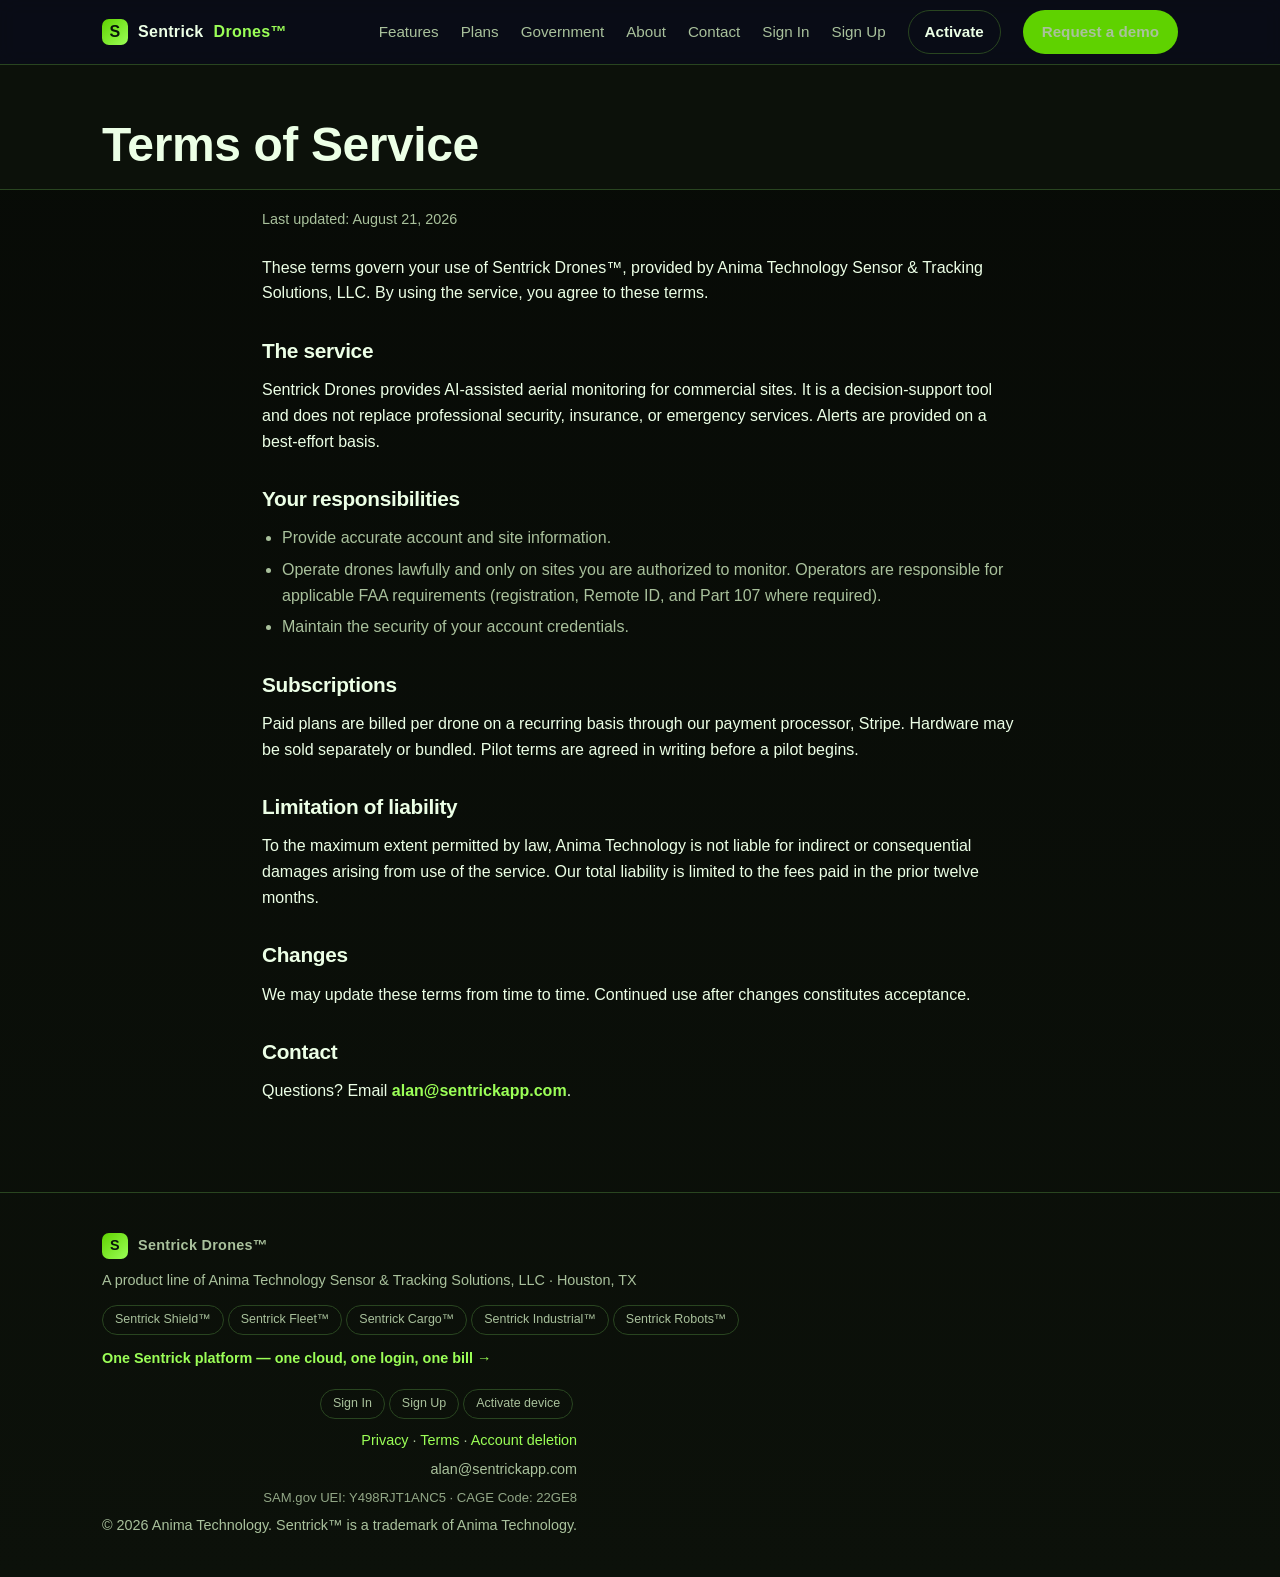
<file: terms.html>
<!DOCTYPE html>
<html lang="en">
<head>
<meta charset="UTF-8" />
<meta name="viewport" content="width=device-width, initial-scale=1.0" />
<title>Terms of Service — Sentrick Drones&trade;</title>
<meta name="description" content="The Sentrick Drones terms of service." />
<meta name="theme-color" content="#5fd200" />
<meta property="og:title" content="Terms of Service — Sentrick Drones&trade;" />
<meta property="og:description" content="The Sentrick Drones terms of service." />
<meta property="og:type" content="website" />
<meta property="og:url" content="https://sentrickdrones.com/terms.html" />
<meta property="og:site_name" content="Sentrick Drones" />
<link rel="canonical" href="https://sentrickdrones.com/terms.html" />
<link rel="icon" type="image/svg+xml" href="favicon.svg" />
<link rel="stylesheet" href="styles.css" />
<!-- Google tag (gtag.js) --><script async src="https://www.googletagmanager.com/gtag/js?id=G-S0K74J8F6M"></script><script>window.dataLayer=window.dataLayer||[];function gtag(){dataLayer.push(arguments);}gtag("js",new Date());gtag("config","G-S0K74J8F6M");</script>
</head>
<body>
<nav>
  <div class="wrap">
    <a href="index.html" class="brand"><span class="dot">S</span> Sentrick <span style="color:var(--accent2)">Drones&trade;</span></a>
    <div class="navlinks">
      <a class="hide" href="features.html">Features</a>
      <a class="hide" href="pricing.html">Plans</a>
      <a class="hide" href="government.html">Government</a>
      <a class="hide" href="about.html">About</a>
      <a class="hide" href="contact.html">Contact</a>
      <a class="hide" href="https://sentrickapp.com/login">Sign In</a>
      <a class="hide" href="https://sentrickapp.com/login#signup">Sign Up</a>
      <a href="https://sentrickapp.com/activate" class="btn ghost" style="padding:9px 16px">Activate</a>
      <a href="contact.html" class="btn" style="padding:9px 18px">Request a demo</a>
    </div>
  </div>
</nav>
<div class="pagehead">
  <div class="wrap"><h1>Terms of Service</h1></div>
</div>
<section style="padding-top:10px">
  <div class="prose">
    <p class="upd">Last updated: August 21, 2026</p>
    <p>These terms govern your use of Sentrick Drones&trade;, provided by Anima Technology Sensor &amp; Tracking Solutions, LLC. By using the service, you agree to these terms.</p>
    <h2>The service</h2>
    <p>Sentrick Drones provides AI-assisted aerial monitoring for commercial sites. It is a decision-support tool and does not replace professional security, insurance, or emergency services. Alerts are provided on a best-effort basis.</p>
    <h2>Your responsibilities</h2>
    <ul>
      <li>Provide accurate account and site information.</li>
      <li>Operate drones lawfully and only on sites you are authorized to monitor. Operators are responsible for applicable FAA requirements (registration, Remote ID, and Part 107 where required).</li>
      <li>Maintain the security of your account credentials.</li>
    </ul>
    <h2>Subscriptions</h2>
    <p>Paid plans are billed per drone on a recurring basis through our payment processor, Stripe. Hardware may be sold separately or bundled. Pilot terms are agreed in writing before a pilot begins.</p>
    <h2>Limitation of liability</h2>
    <p>To the maximum extent permitted by law, Anima Technology is not liable for indirect or consequential damages arising from use of the service. Our total liability is limited to the fees paid in the prior twelve months.</p>
    <h2>Changes</h2>
    <p>We may update these terms from time to time. Continued use after changes constitutes acceptance.</p>
    <h2>Contact</h2>
    <p>Questions? Email <a href="mailto:alan@sentrickapp.com">alan@sentrickapp.com</a>.</p>
  </div>
</section>
<footer>
  <div class="wrap foot">
    <div>
      <div class="brand" style="margin-bottom:10px"><span class="dot">S</span> Sentrick Drones&trade;</div>
      <div>A product line of Anima Technology Sensor &amp; Tracking Solutions, LLC · Houston, TX</div>
      <div style="margin-top:10px">
        <a class="pill" href="https://sentrickshield.com">Sentrick Shield&trade;</a><a class="pill" href="https://sentrickfleet.com">Sentrick Fleet&trade;</a><a class="pill" href="https://sentrickcargo.com">Sentrick Cargo&trade;</a><a class="pill" href="https://sentrickindustrial.com">Sentrick Industrial&trade;</a><a class="pill" href="https://sentrickrobots.com">Sentrick Robots&trade;</a>
        <div style="margin-top:12px"><a href="https://sentrickapp.com" style="color:var(--accent2);font-weight:600">One Sentrick platform — one cloud, one login, one bill &rarr;</a></div>
      </div>
    </div>
    <div style="text-align:right">
      <div style="margin-bottom:10px"><a class="pill" href="https://sentrickapp.com/login">Sign In</a><a class="pill" href="https://sentrickapp.com/login#signup">Sign Up</a><a class="pill" href="https://sentrickapp.com/activate">Activate device</a></div>
      <div style="margin-bottom:6px"><a href="privacy.html" style="color:var(--accent2)">Privacy</a> · <a href="terms.html" style="color:var(--accent2)">Terms</a> · <a href="account-deletion.html" style="color:var(--accent2)">Account deletion</a></div>
      <div>alan@sentrickapp.com</div>
      <div style="margin-top:6px;font-size:.82rem;opacity:.85">SAM.gov UEI: Y498RJT1ANC5 · CAGE Code: 22GE8</div>
      <div style="margin-top:6px">© <span data-year>2026</span> Anima Technology. Sentrick&trade; is a trademark of Anima Technology.</div>
    </div>
  </div>
</footer>

<script src="https://sentrickapp.com/cart.js" defer></script>
<script src="site.js"></script>
</body>
</html>
</file>
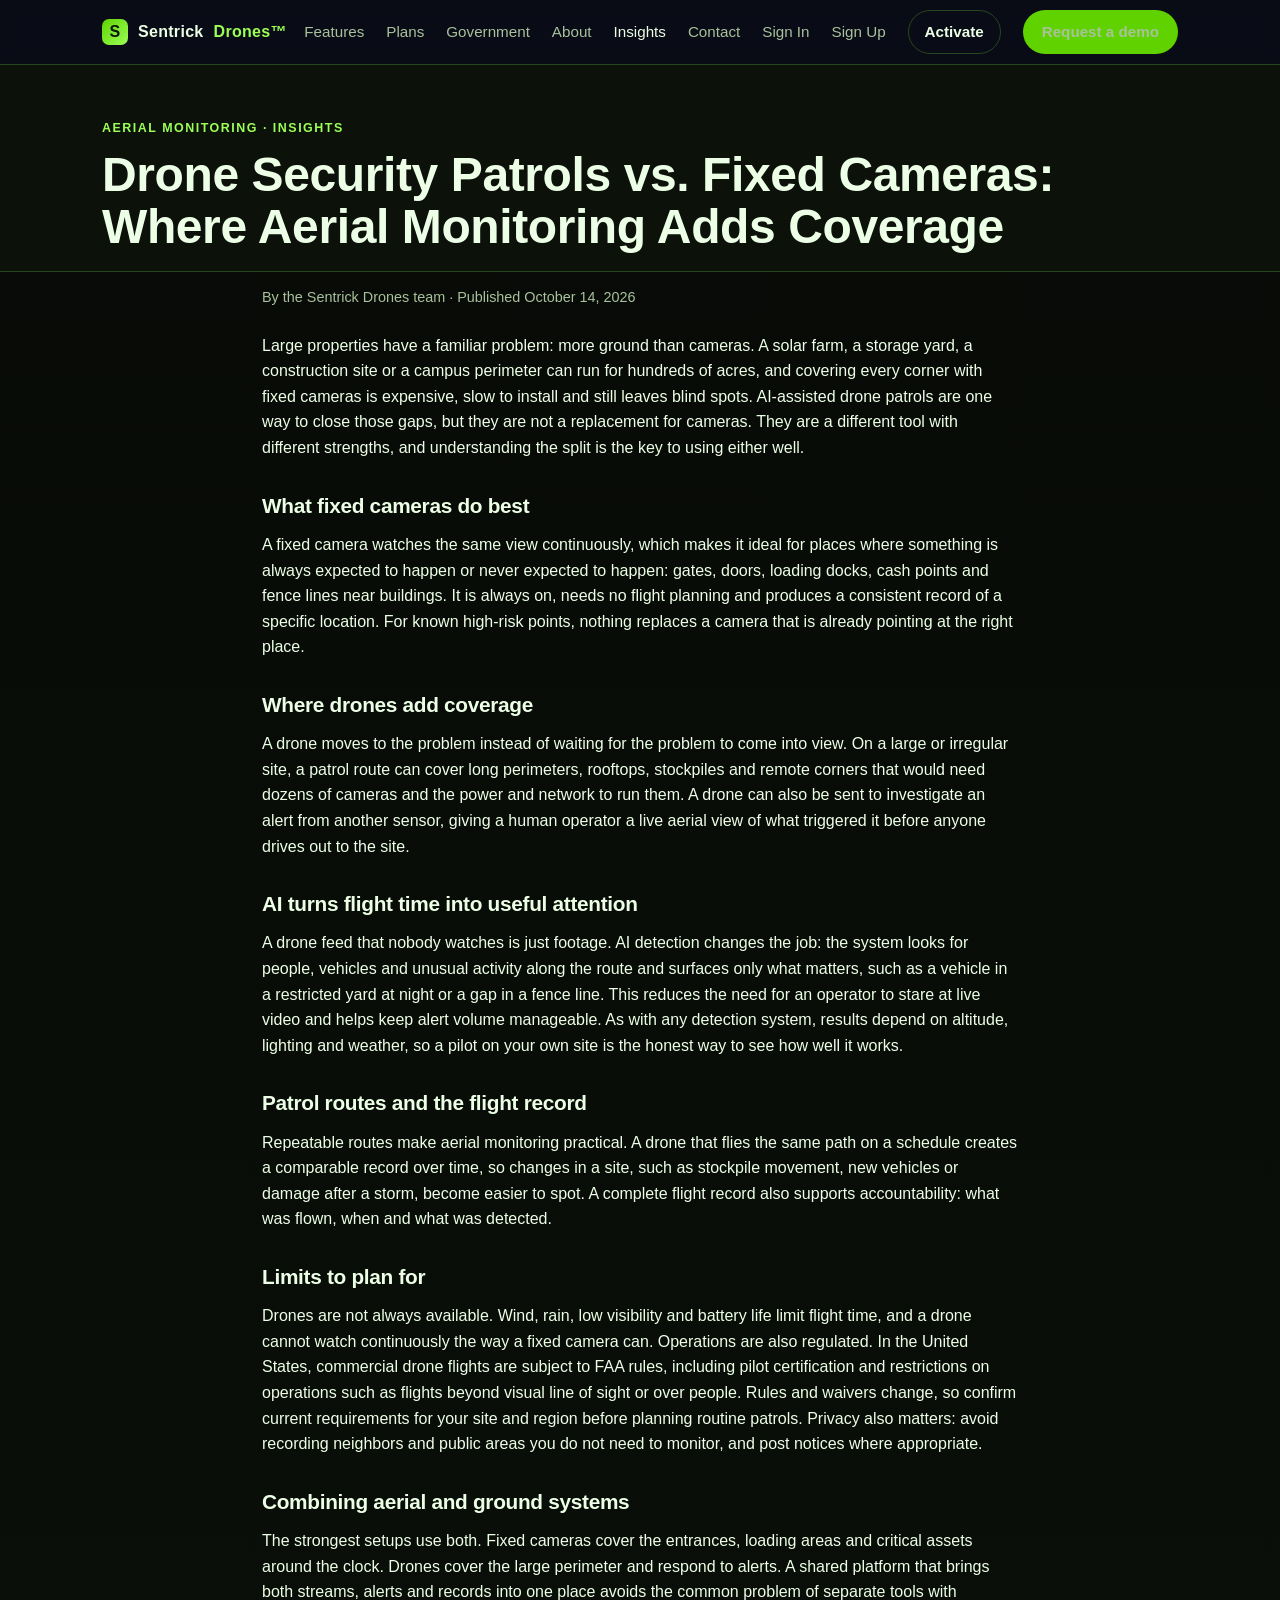
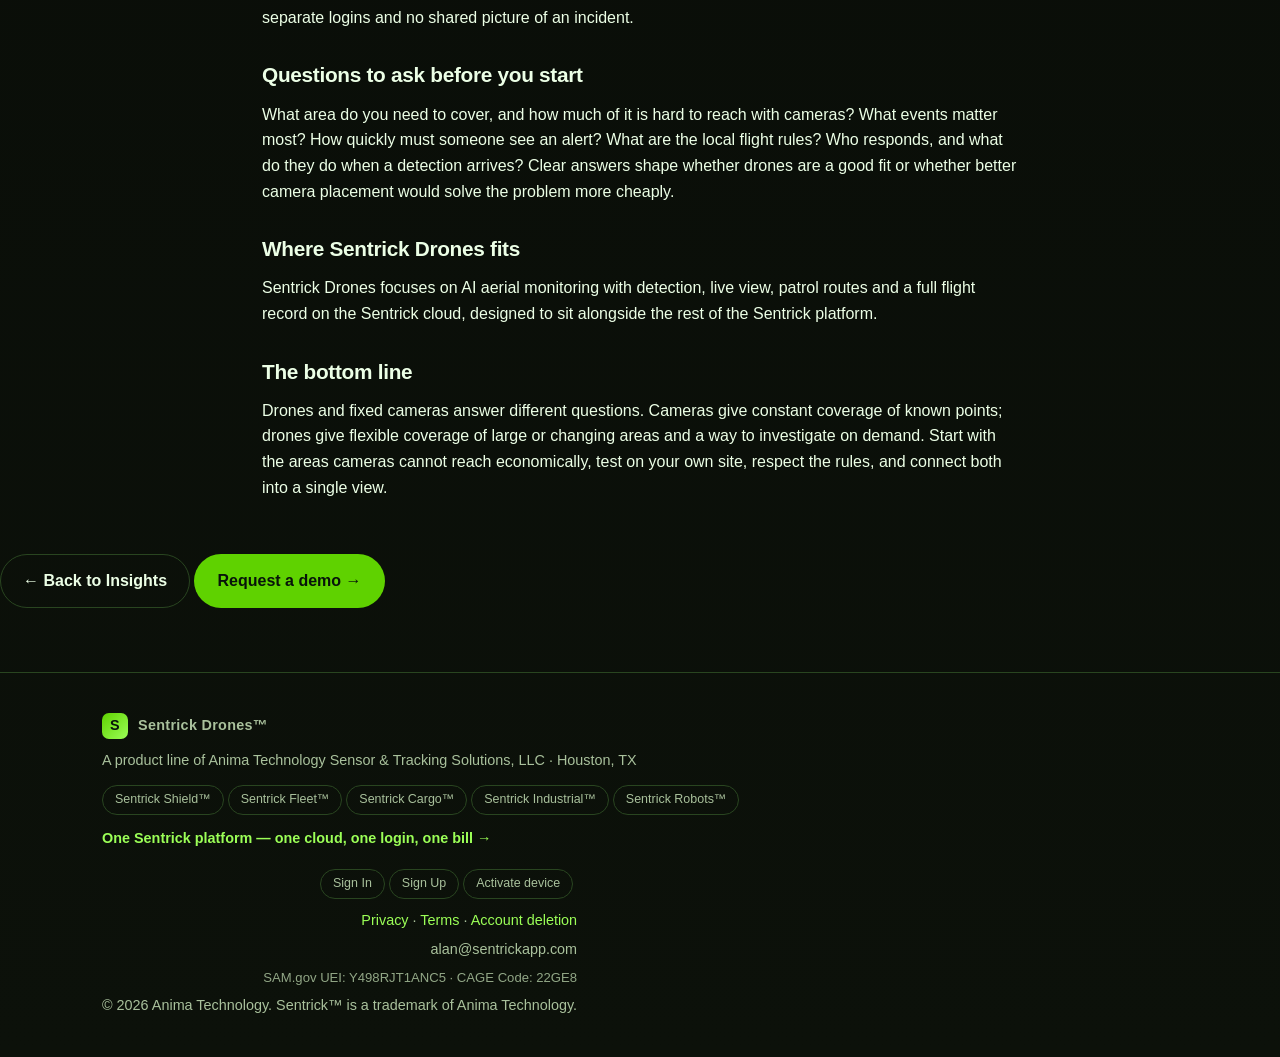
<file: blog/drone-security-patrols-vs-fixed-cameras-aerial-coverage.html>
<!DOCTYPE html>
<html lang="en">
<head>
<meta charset="UTF-8" />
<meta name="viewport" content="width=device-width, initial-scale=1.0" />
<title>Drone Security Patrols vs. Fixed Cameras: Where Aerial Monitoring Adds Coverage — Sentrick Drones&trade;</title>
<meta name="description" content="Fixed cameras watch fixed spots. Where AI drone security patrols add coverage, where cameras still win, and how to combine aerial monitoring with ground systems on large properties." />
<meta name="keywords" content="ai drone security patrol, aerial monitoring, drone surveillance for property, drone security vs cameras, Sentrick Drones" />
<meta name="theme-color" content="#5fd200" />
<meta property="og:title" content="Drone Security Patrols vs. Fixed Cameras: Where Aerial Monitoring Adds Coverage" />
<meta property="og:description" content="Fixed cameras watch fixed spots. Where AI drone security patrols add coverage, where cameras still win, and how to combine aerial monitoring with ground systems on large properties." />
<meta property="og:type" content="article" />
<meta property="og:url" content="https://sentrickdrones.com/blog/drone-security-patrols-vs-fixed-cameras-aerial-coverage" />
<meta property="og:site_name" content="Sentrick Drones" />
<link rel="canonical" href="https://sentrickdrones.com/blog/drone-security-patrols-vs-fixed-cameras-aerial-coverage" />
<link rel="icon" type="image/svg+xml" href="/favicon.svg" />
<link rel="stylesheet" href="/styles.css" />
<!-- Google tag (gtag.js) --><script async src="https://www.googletagmanager.com/gtag/js?id=G-S0K74J8F6M"></script><script>window.dataLayer=window.dataLayer||[];function gtag(){dataLayer.push(arguments);}gtag("js",new Date());gtag("config","G-S0K74J8F6M");</script>
<script type="application/ld+json">{"@context":"https://schema.org","@type":"Article","headline":"Drone Security Patrols vs. Fixed Cameras: Where Aerial Monitoring Adds Coverage","description":"Fixed cameras watch fixed spots. Where AI drone security patrols add coverage, where cameras still win, and how to combine aerial monitoring with ground systems on large properties.","datePublished":"2026-10-14","dateModified":"2026-10-14","author":{"@type":"Organization","name":"Sentrick Drones"},"publisher":{"@type":"Organization","name":"Anima Technology: Sensor & Tracking Solutions, LLC"},"mainEntityOfPage":"https://sentrickdrones.com/blog/drone-security-patrols-vs-fixed-cameras-aerial-coverage"}</script>
</head>
<body>
<nav>
  <div class="wrap">
    <a href="/" class="brand"><span class="dot">S</span> Sentrick <span style="color:var(--accent2)">Drones&trade;</span></a>
    <div class="navlinks">
      <a class="hide" href="/features.html">Features</a>
      <a class="hide" href="/pricing.html">Plans</a>
      <a class="hide" href="/government.html">Government</a>
      <a class="hide" href="/about.html">About</a>
      <a class="hide active" href="/blog.html">Insights</a>
      <a class="hide" href="/contact.html">Contact</a>
      <a class="hide" href="https://sentrickapp.com/login">Sign In</a>
      <a class="hide" href="https://sentrickapp.com/login#signup">Sign Up</a>
      <a href="https://sentrickapp.com/activate" class="btn ghost" style="padding:9px 16px">Activate</a>
      <a href="/contact.html" class="btn" style="padding:9px 18px">Request a demo</a>
    </div>
  </div>
</nav>
<div class="pagehead">
  <div class="wrap"><div class="kicker">Aerial Monitoring · Insights</div><h1>Drone Security Patrols vs. Fixed Cameras: Where Aerial Monitoring Adds Coverage</h1></div>
</div>
<section style="padding-top:6px">
<div class="prose">
<p class="upd">By the Sentrick Drones team · Published October 14, 2026</p>
<p>Large properties have a familiar problem: more ground than cameras. A solar farm, a storage yard, a construction site or a campus perimeter can run for hundreds of acres, and covering every corner with fixed cameras is expensive, slow to install and still leaves blind spots. AI-assisted drone patrols are one way to close those gaps, but they are not a replacement for cameras. They are a different tool with different strengths, and understanding the split is the key to using either well.</p>
<h2>What fixed cameras do best</h2>
<p>A fixed camera watches the same view continuously, which makes it ideal for places where something is always expected to happen or never expected to happen: gates, doors, loading docks, cash points and fence lines near buildings. It is always on, needs no flight planning and produces a consistent record of a specific location. For known high-risk points, nothing replaces a camera that is already pointing at the right place.</p>
<h2>Where drones add coverage</h2>
<p>A drone moves to the problem instead of waiting for the problem to come into view. On a large or irregular site, a patrol route can cover long perimeters, rooftops, stockpiles and remote corners that would need dozens of cameras and the power and network to run them. A drone can also be sent to investigate an alert from another sensor, giving a human operator a live aerial view of what triggered it before anyone drives out to the site.</p>
<h2>AI turns flight time into useful attention</h2>
<p>A drone feed that nobody watches is just footage. AI detection changes the job: the system looks for people, vehicles and unusual activity along the route and surfaces only what matters, such as a vehicle in a restricted yard at night or a gap in a fence line. This reduces the need for an operator to stare at live video and helps keep alert volume manageable. As with any detection system, results depend on altitude, lighting and weather, so a pilot on your own site is the honest way to see how well it works.</p>
<h2>Patrol routes and the flight record</h2>
<p>Repeatable routes make aerial monitoring practical. A drone that flies the same path on a schedule creates a comparable record over time, so changes in a site, such as stockpile movement, new vehicles or damage after a storm, become easier to spot. A complete flight record also supports accountability: what was flown, when and what was detected.</p>
<h2>Limits to plan for</h2>
<p>Drones are not always available. Wind, rain, low visibility and battery life limit flight time, and a drone cannot watch continuously the way a fixed camera can. Operations are also regulated. In the United States, commercial drone flights are subject to FAA rules, including pilot certification and restrictions on operations such as flights beyond visual line of sight or over people. Rules and waivers change, so confirm current requirements for your site and region before planning routine patrols. Privacy also matters: avoid recording neighbors and public areas you do not need to monitor, and post notices where appropriate.</p>
<h2>Combining aerial and ground systems</h2>
<p>The strongest setups use both. Fixed cameras cover the entrances, loading areas and critical assets around the clock. Drones cover the large perimeter and respond to alerts. A shared platform that brings both streams, alerts and records into one place avoids the common problem of separate tools with separate logins and no shared picture of an incident.</p>
<h2>Questions to ask before you start</h2>
<p>What area do you need to cover, and how much of it is hard to reach with cameras? What events matter most? How quickly must someone see an alert? What are the local flight rules? Who responds, and what do they do when a detection arrives? Clear answers shape whether drones are a good fit or whether better camera placement would solve the problem more cheaply.</p>
<h2>Where Sentrick Drones fits</h2>
<p>Sentrick Drones focuses on AI aerial monitoring with detection, live view, patrol routes and a full flight record on the Sentrick cloud, designed to sit alongside the rest of the Sentrick platform.</p>
<h2>The bottom line</h2>
<p>Drones and fixed cameras answer different questions. Cameras give constant coverage of known points; drones give flexible coverage of large or changing areas and a way to investigate on demand. Start with the areas cameras cannot reach economically, test on your own site, respect the rules, and connect both into a single view.</p>
</div>
<div class="center" style="margin-top:30px"><a href="/blog.html" class="btn ghost">&larr; Back to Insights</a> <a href="/contact.html" class="btn">Request a demo &rarr;</a></div>
</section>
<footer>
  <div class="wrap foot">
    <div>
      <div class="brand" style="margin-bottom:10px"><span class="dot">S</span> Sentrick Drones&trade;</div>
      <div>A product line of Anima Technology Sensor &amp; Tracking Solutions, LLC · Houston, TX</div>
      <div style="margin-top:10px">
        <a class="pill" href="https://sentrickshield.com">Sentrick Shield&trade;</a><a class="pill" href="https://sentrickfleet.com">Sentrick Fleet&trade;</a><a class="pill" href="https://sentrickcargo.com">Sentrick Cargo&trade;</a><a class="pill" href="https://sentrickindustrial.com">Sentrick Industrial&trade;</a><a class="pill" href="https://sentrickrobots.com">Sentrick Robots&trade;</a>
        <div style="margin-top:12px"><a href="https://sentrickapp.com" style="color:var(--accent2);font-weight:600">One Sentrick platform — one cloud, one login, one bill &rarr;</a></div>
      </div>
    </div>
    <div style="text-align:right">
      <div style="margin-bottom:10px"><a class="pill" href="https://sentrickapp.com/login">Sign In</a><a class="pill" href="https://sentrickapp.com/login#signup">Sign Up</a><a class="pill" href="https://sentrickapp.com/activate">Activate device</a></div>
      <div style="margin-bottom:6px"><a href="/privacy.html" style="color:var(--accent2)">Privacy</a> · <a href="/terms.html" style="color:var(--accent2)">Terms</a> · <a href="/account-deletion.html" style="color:var(--accent2)">Account deletion</a></div>
      <div>alan@sentrickapp.com</div>
      <div style="margin-top:6px;font-size:.82rem;opacity:.85">SAM.gov UEI: Y498RJT1ANC5 · CAGE Code: 22GE8</div>
      <div style="margin-top:6px">© <span data-year>2026</span> Anima Technology. Sentrick&trade; is a trademark of Anima Technology.</div>
    </div>
  </div>
</footer>

<script src="https://sentrickapp.com/cart.js" defer></script>
<script src="/site.js"></script>
</body>
</html>
</file>
<file: styles.css>
/* Sentrick Drones™ — shared design system (matches index.html) */
:root{
  --bg:#070a06; --bg2:#0c110a; --card:#121810; --line:#294520;
  --ink:#ecffe6; --muted:#a9c19c; --accent:#5fd200; --accent2:#9bff57; --accent-ink:#08140a;
  --glow:rgba(95,210,0,.25); --radius:16px; --max:1120px;
}
*{box-sizing:border-box;margin:0;padding:0}
html{scroll-behavior:smooth}
body{background:linear-gradient(180deg,var(--bg),var(--bg2));color:var(--ink);
  font-family:-apple-system,BlinkMacSystemFont,"Segoe UI",Roboto,Helvetica,Arial,sans-serif;line-height:1.6;-webkit-font-smoothing:antialiased;min-height:100vh}
a{color:inherit;text-decoration:none}
.wrap{max-width:var(--max);margin:0 auto;padding:0 22px}
.btn{display:inline-block;background:var(--accent);color:var(--accent-ink);font-weight:700;
  padding:13px 22px;border-radius:999px;border:1px solid transparent;transition:.2s;cursor:pointer;font:inherit;font-weight:700}
.btn:hover{background:var(--accent2)}
.btn.ghost{background:transparent;color:var(--ink);border-color:var(--line)}
.btn.ghost:hover{border-color:var(--accent)}
.btn.full{width:100%;text-align:center}
/* nav */
nav{position:sticky;top:0;z-index:20;background:rgba(10,14,26,.82);backdrop-filter:blur(10px);border-bottom:1px solid var(--line)}
nav .wrap{display:flex;align-items:center;justify-content:space-between;height:64px}
.brand{display:flex;align-items:center;gap:10px;font-weight:800;letter-spacing:.3px}
.brand .dot{width:26px;height:26px;border-radius:7px;background:linear-gradient(135deg,var(--accent),var(--accent2));display:grid;place-items:center;color:var(--accent-ink);font-weight:900}
.navlinks{display:flex;gap:22px;align-items:center;flex-wrap:wrap}
.navlinks a{color:var(--muted);font-size:.95rem}
.navlinks a:hover,.navlinks a.active{color:var(--ink)}
@media(max-width:820px){.navlinks a.hide{display:none}}
/* page head */
.pagehead{padding:54px 0 8px;border-bottom:1px solid var(--line);background:var(--bg2)}
.pagehead h1{font-size:clamp(1.9rem,4.5vw,3rem);letter-spacing:-.4px;margin-bottom:10px}
.pagehead h1 span{background:linear-gradient(120deg,var(--accent),var(--accent2));-webkit-background-clip:text;background-clip:text;color:transparent}
.pagehead p{color:var(--muted);max-width:680px}
/* sections */
section{padding:44px 0}
.kicker{color:var(--accent2);font-weight:700;letter-spacing:1.5px;text-transform:uppercase;font-size:.78rem;margin-bottom:10px}
h1{font-size:clamp(2.1rem,5vw,3.6rem);line-height:1.08;letter-spacing:-.5px}
h1 span{background:linear-gradient(120deg,var(--accent),var(--accent2));-webkit-background-clip:text;background-clip:text;color:transparent}
h2{font-size:clamp(1.5rem,3.4vw,2.2rem);letter-spacing:-.3px;margin-bottom:14px}
.sub{color:var(--muted);max-width:680px;margin-bottom:30px}
/* prose (legal / about) */
.prose{max-width:800px;margin:0 auto;padding:8px 22px}
.prose p{color:var(--ink);margin:0 0 16px}
.prose h2{font-size:1.3rem;margin:28px 0 10px}
.prose ul{margin:0 0 16px 20px;color:var(--muted)}
.prose li{margin:6px 0}
.prose a{color:var(--accent2);font-weight:600}
.prose .upd{color:var(--muted);font-size:.9rem;margin-bottom:24px}
/* grids + cards */
.grid{display:grid;gap:18px}
.g3{grid-template-columns:repeat(3,1fr)}
.g4{grid-template-columns:repeat(4,1fr)}
.g2{grid-template-columns:repeat(2,1fr)}
@media(max-width:900px){.g3,.g4{grid-template-columns:repeat(2,1fr)}}
@media(max-width:620px){.g2,.g3,.g4{grid-template-columns:1fr}}
.card{background:var(--card);border:1px solid var(--line);border-radius:var(--radius);padding:24px;transition:.2s}
.card:hover{border-color:var(--accent);transform:translateY(-3px)}
.card.center{text-align:center}
.card .ic{width:44px;height:44px;border-radius:12px;background:var(--glow);display:grid;place-items:center;font-size:1.3rem;margin-bottom:14px}
.card.center .ic{margin:0 auto 12px}
.card h3,.card h4{font-size:1.1rem;margin-bottom:8px}
.card p{color:var(--muted);font-size:.96rem}
/* steps */
.steps{counter-reset:s;max-width:760px}
.step{display:flex;gap:18px;align-items:flex-start;padding:18px 0;border-bottom:1px solid var(--line)}
.step:last-child{border-bottom:0}
.step .n{counter-increment:s;flex:0 0 44px;height:44px;border-radius:12px;background:linear-gradient(135deg,var(--accent),var(--accent2));color:var(--accent-ink);display:grid;place-items:center;font-weight:900}
.step .n:before{content:counter(s)}
.step h3{font-size:1.1rem;margin-bottom:4px}
.step p{color:var(--muted)}
/* pricing */
.price{background:var(--card);border:1px solid var(--line);border-radius:var(--radius);padding:28px;text-align:center;display:flex;flex-direction:column}
.price.featured{border-color:var(--accent);box-shadow:0 0 0 1px var(--accent) inset}
.price h3{font-size:1.05rem;color:var(--accent2);text-transform:uppercase;letter-spacing:1px;margin-bottom:10px}
.price .amt{font-size:2rem;font-weight:800;margin-bottom:6px}
.price .amt small{font-size:.9rem;color:var(--muted);font-weight:500}
.price ul{list-style:none;text-align:left;margin:18px 0;color:var(--muted);flex:1}
.price li{padding:7px 0 7px 26px;position:relative}
.price li:before{content:"✓";position:absolute;left:0;color:var(--accent)}
/* callout + note */
.callout{background:linear-gradient(120deg,var(--glow),rgba(155,255,87,.06));border:1px solid var(--line);border-radius:var(--radius);padding:30px}
.note{background:rgba(255,196,84,.07);border:1px solid rgba(255,196,84,.28);border-radius:12px;padding:16px 18px;color:#ffe6b0;font-size:.92rem}
/* forms */
.form{max-width:560px}
.form label{display:block;font-weight:600;margin:16px 0 6px;font-size:.95rem}
.form input,.form select,.form textarea{width:100%;background:var(--card);border:1px solid var(--line);border-radius:12px;padding:12px 14px;color:var(--ink);font:inherit}
.form textarea{min-height:110px;resize:vertical}
.form input:focus,.form select:focus,.form textarea:focus{outline:none;border-color:var(--accent)}
.form .btn{margin-top:22px}
.err{margin-top:12px;color:var(--accent2);font-size:.9rem}
.contact-info{display:grid;grid-template-columns:repeat(3,1fr);gap:18px;margin-top:34px}
@media(max-width:620px){.contact-info{grid-template-columns:1fr}}
/* cta row */
.cta-row{display:flex;gap:14px;flex-wrap:wrap;margin-bottom:16px}
.fine{color:var(--muted);font-size:.85rem}
/* footer */
footer{border-top:1px solid var(--line);padding:40px 0;color:var(--muted);font-size:.9rem;margin-top:20px}
.foot{display:flex;justify-content:space-between;flex-wrap:wrap;gap:16px}
.pill{display:inline-block;border:1px solid var(--line);border-radius:999px;padding:4px 12px;font-size:.78rem;color:var(--muted);margin:3px 4px 0 0;transition:.2s}
.pill:hover{border-color:var(--accent);color:var(--ink)}
</file>
